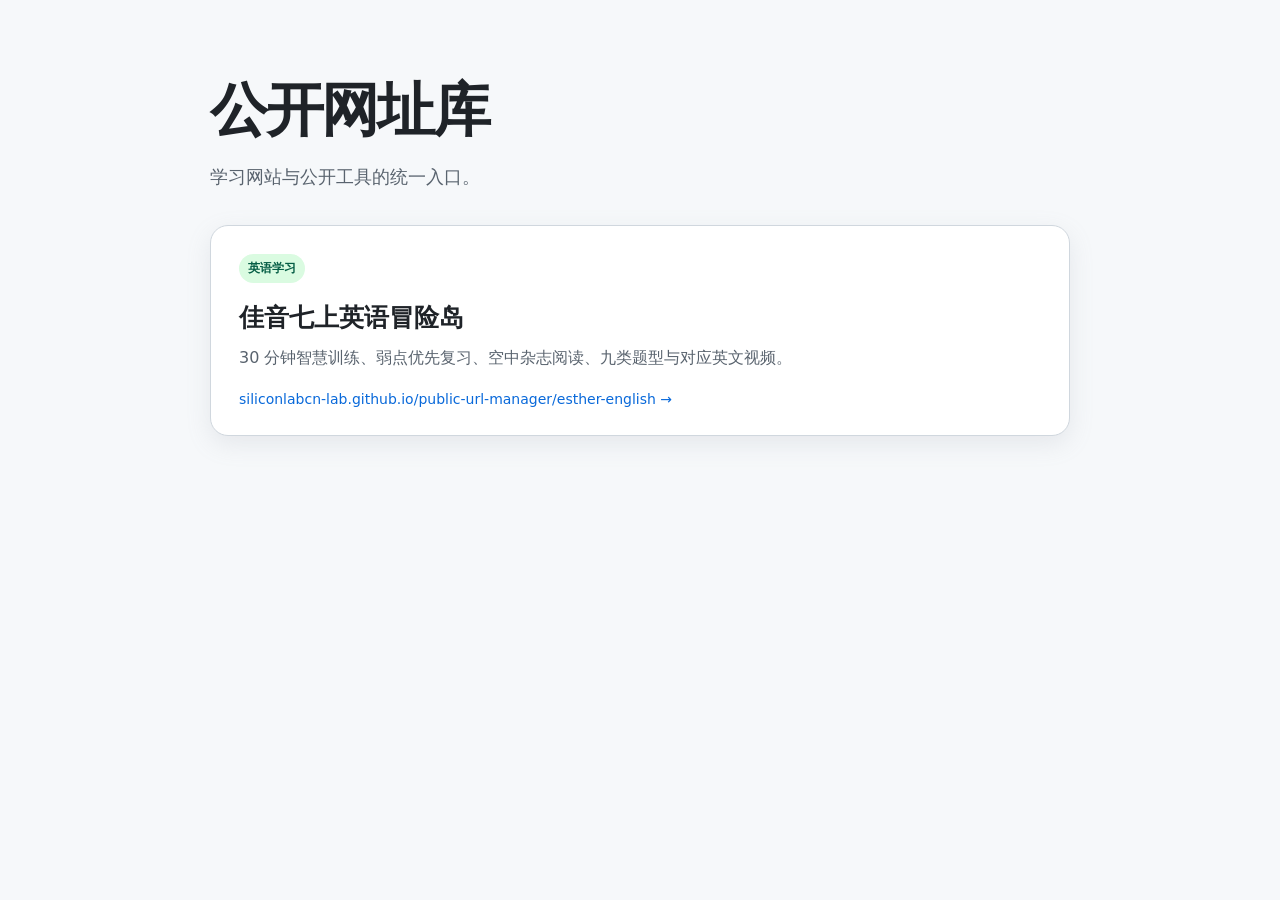
<file: index.html>
<!doctype html>
<html lang="zh-CN">
<head>
  <meta charset="utf-8">
  <meta name="viewport" content="width=device-width, initial-scale=1">
  <title>公开网址库</title>
  <style>
    :root { color-scheme: light dark; font-family: system-ui, -apple-system, "Segoe UI", sans-serif; }
    * { box-sizing: border-box; }
    body { min-height: 100vh; margin: 0; background: #f6f8fa; color: #1f2328; }
    main { width: min(860px, calc(100% - 40px)); margin: 0 auto; padding: 72px 0; }
    header { margin-bottom: 32px; }
    h1 { margin: 0 0 12px; font-size: clamp(34px, 7vw, 58px); letter-spacing: -.04em; }
    header p { margin: 0; color: #59636e; font-size: 18px; line-height: 1.7; }
    .card { display: block; padding: 28px; color: inherit; text-decoration: none; background: white; border: 1px solid #d0d7de; border-radius: 18px; box-shadow: 0 8px 24px rgba(140,149,159,.16); transition: transform .2s, box-shadow .2s; }
    .card:hover { transform: translateY(-3px); box-shadow: 0 14px 30px rgba(140,149,159,.22); }
    .tag { display: inline-block; padding: 6px 9px; color: #055d45; background: #dafbe1; border-radius: 999px; font-size: 12px; font-weight: 700; }
    h2 { margin: 18px 0 10px; font-size: 25px; }
    .card p { margin: 0; color: #59636e; line-height: 1.7; }
    .url { display: block; margin-top: 20px; color: #0969da; font-size: 14px; overflow-wrap: anywhere; }
    @media (prefers-color-scheme: dark) {
      body { background: #0d1117; color: #f0f6fc; }
      header p, .card p { color: #9198a1; }
      .card { background: #161b22; border-color: #30363d; box-shadow: none; }
      .url { color: #4493f8; }
    }
  </style>
</head>
<body>
  <main>
    <header>
      <h1>公开网址库</h1>
      <p>学习网站与公开工具的统一入口。</p>
    </header>
    <a class="card" href="https://siliconlabcn-lab.github.io/public-url-manager/esther-english/" target="_blank" rel="noopener">
      <span class="tag">英语学习</span>
      <h2>佳音七上英语冒险岛</h2>
      <p>30 分钟智慧训练、弱点优先复习、空中杂志阅读、九类题型与对应英文视频。</p>
      <span class="url">siliconlabcn-lab.github.io/public-url-manager/esther-english →</span>
    </a>
  </main>
</body>
</html>
</file>
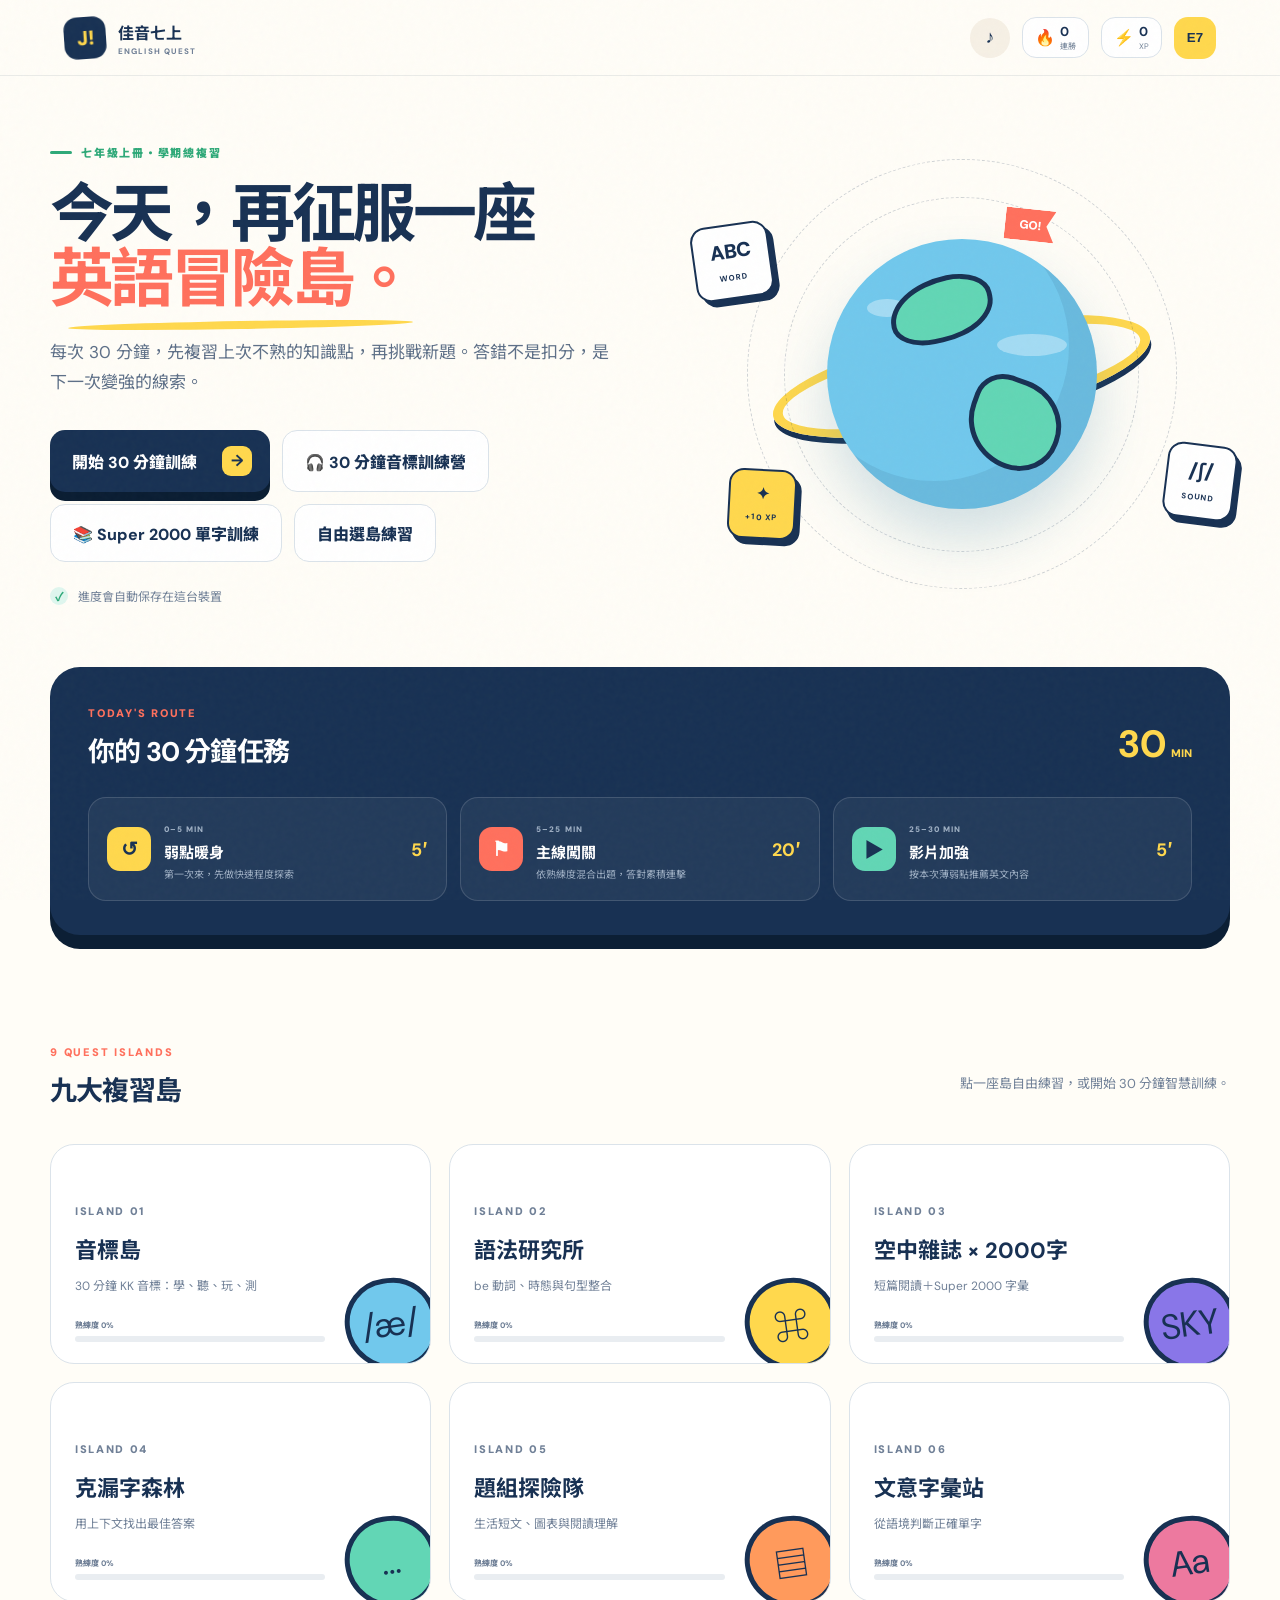
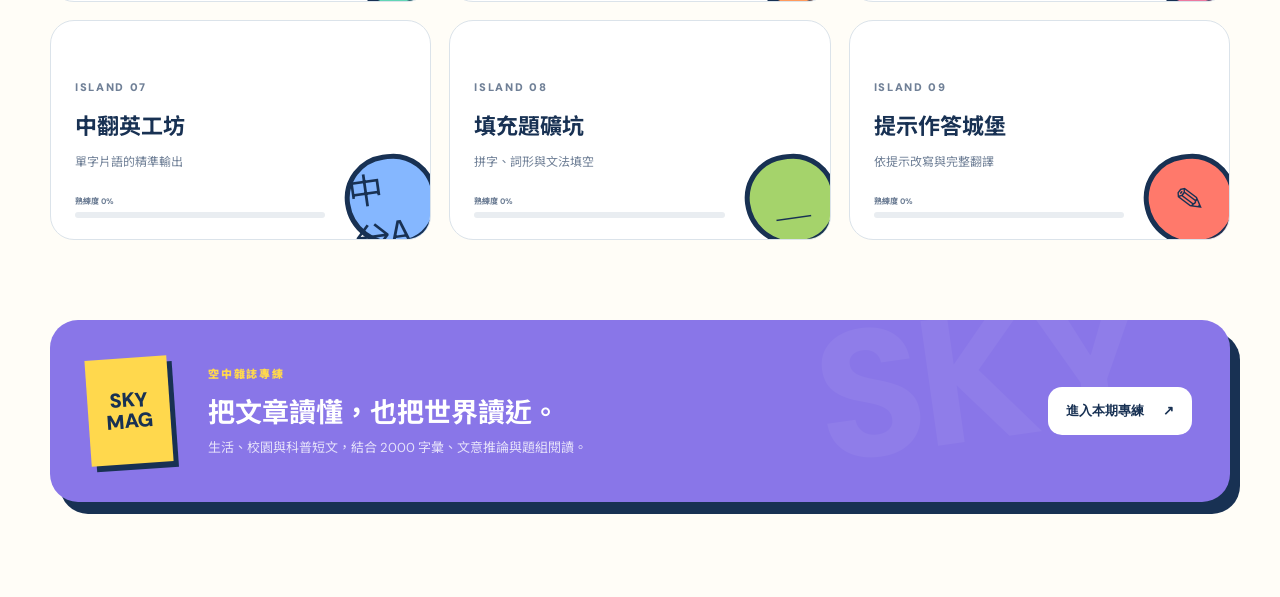
<file: esther-english/index.html>
<!doctype html>
<html lang="zh-Hant">
<head>
  <meta charset="utf-8">
  <meta name="viewport" content="width=device-width, initial-scale=1">
  <meta name="theme-color" content="#183153">
  <meta name="description" content="翰林佳音七年級上冊英語複習闖關網站：30 分鐘一輪、弱點優先、進度保存與英文影片延伸。">
  <title>佳音七上英語冒險島</title>
  <link rel="preconnect" href="https://fonts.googleapis.com">
  <link rel="preconnect" href="https://fonts.gstatic.com" crossorigin>
  <link href="https://fonts.googleapis.com/css2?family=DM+Sans:wght@400;500;600;700;800&family=Noto+Sans+TC:wght@400;500;600;700;900&display=swap" rel="stylesheet">
  <link rel="stylesheet" href="styles.css">
</head>
<body>
  <div class="noise" aria-hidden="true"></div>
  <header class="topbar">
    <a class="brand" href="#" aria-label="回到首頁">
      <span class="brand-mark">J!</span>
      <span><b>佳音七上</b><small>ENGLISH QUEST</small></span>
    </a>
    <div class="session-pill" id="sessionPill" hidden>
      <span class="pulse"></span><b id="timerText">30:00</b><span>本次訓練</span>
    </div>
    <nav class="top-actions" aria-label="個人學習資料">
      <button class="icon-btn" id="soundBtn" aria-label="切換音效" title="音效">♪</button>
      <div class="stat"><span>🔥</span><b id="streakTop">0</b><small>連勝</small></div>
      <div class="stat"><span>⚡</span><b id="xpTop">0</b><small>XP</small></div>
      <button class="avatar" id="profileBtn" aria-label="開啟學習報告">E7</button>
    </nav>
  </header>

  <main>
    <section id="homeView" class="view active">
      <div class="hero shell">
        <div class="hero-copy">
          <span class="eyebrow"><i></i> 七年級上冊・學期總複習</span>
          <h1>今天，再征服一座<br><em>英語冒險島。</em></h1>
          <p>每次 30 分鐘，先複習上次不熟的知識點，再挑戰新題。答錯不是扣分，是下一次變強的線索。</p>
          <div class="hero-actions">
            <button class="primary-btn" id="startSessionBtn"><span>開始 30 分鐘訓練</span><b>→</b></button>
            <button class="ghost-btn" onclick="location.href='phonics.html'">🎧 30 分鐘音標訓練營</button>
            <button class="ghost-btn" onclick="location.href='vocabulary.html'">📚 Super 2000 單字訓練</button>
            <button class="ghost-btn" id="quickPracticeBtn">自由選島練習</button>
          </div>
          <div class="save-note"><span>✓</span> 進度會自動保存在這台裝置</div>
        </div>
        <div class="hero-visual" aria-hidden="true">
          <div class="orbit orbit-one"></div><div class="orbit orbit-two"></div>
          <div class="planet">
            <div class="planet-ring"></div><div class="planet-land land-a"></div><div class="planet-land land-b"></div>
            <span class="flag">GO!</span>
          </div>
          <div class="float-card fc-one"><span>ABC</span><b>WORD</b></div>
          <div class="float-card fc-two"><span>/ʃ/</span><b>SOUND</b></div>
          <div class="float-card fc-three"><span>✦</span><b>+10 XP</b></div>
        </div>
      </div>

      <section class="shell today-panel">
        <div class="panel-heading">
          <div><span class="kicker">TODAY'S ROUTE</span><h2>你的 30 分鐘任務</h2></div>
          <div class="route-total"><b>30</b><span>MIN</span></div>
        </div>
        <div class="route-grid">
          <article class="route-card review"><div class="route-icon">↺</div><div><small>0–5 MIN</small><h3>弱點暖身</h3><p id="weakSummary">第一次來，先做快速程度探索</p></div><b class="route-min">5′</b></article>
          <article class="route-card quest"><div class="route-icon">⚑</div><div><small>5–25 MIN</small><h3>主線闖關</h3><p>依熟練度混合出題，答對累積連擊</p></div><b class="route-min">20′</b></article>
          <article class="route-card video"><div class="route-icon">▶</div><div><small>25–30 MIN</small><h3>影片加強</h3><p>按本次薄弱點推薦英文內容</p></div><b class="route-min">5′</b></article>
        </div>
      </section>

      <section class="shell islands-section" id="islandsSection">
        <div class="section-heading"><div><span class="kicker">9 QUEST ISLANDS</span><h2>九大複習島</h2></div><p>點一座島自由練習，或開始 30 分鐘智慧訓練。</p></div>
        <div class="island-grid" id="islandGrid"></div>
      </section>

      <section class="shell magazine-banner">
        <div class="mag-label">SKY<br>MAG</div>
        <div><span class="kicker light">空中雜誌專練</span><h2>把文章讀懂，也把世界讀近。</h2><p>生活、校園與科普短文，結合 2000 字彙、文意推論與題組閱讀。</p></div>
        <button id="magazineBtn">進入本期專練 <span>↗</span></button>
      </section>
    </section>

    <section id="quizView" class="view quiz-view">
      <div class="quiz-shell">
        <div class="quiz-head">
          <button class="back-btn" id="exitQuizBtn">← <span>離開</span></button>
          <div class="progress-wrap"><div class="progress-meta"><span id="quizModeLabel">30 分鐘訓練</span><b id="questionCount">1 / 20</b></div><div class="progress-track"><i id="progressBar"></i></div></div>
          <div class="hearts" id="hearts" aria-label="生命值">♥ ♥ ♥</div>
        </div>

        <div class="quiz-stage">
          <div class="question-meta"><span class="category-tag" id="categoryTag">音標島</span><span class="difficulty" id="difficulty">● 基礎</span></div>
          <div class="combo" id="comboBadge" hidden>🔥 <b>3</b> 連擊</div>
          <article class="question-card">
            <div id="passageBox" class="passage-box" hidden></div>
            <h2 id="questionPrompt">準備好了嗎？</h2>
            <p class="question-hint" id="questionHint"></p>
            <div id="answerArea" class="answer-area"></div>
            <div id="feedback" class="feedback" hidden></div>
          </article>
          <div class="quiz-actions">
            <button class="hint-btn" id="hintBtn">💡 提示</button>
            <button class="check-btn" id="checkBtn" disabled>確認答案</button>
            <button class="next-btn" id="nextBtn" hidden>下一題 →</button>
          </div>
        </div>
      </div>
    </section>

    <section id="resultView" class="view result-view">
      <div class="result-shell">
        <div class="result-burst"><span>★</span></div>
        <span class="eyebrow center"><i></i> QUEST COMPLETE</span>
        <h1 id="resultTitle">完成今日任務！</h1>
        <p id="resultSubtitle">你又比昨天更強一點。</p>
        <div class="result-score"><b id="resultScore">80</b><span>分</span></div>
        <div class="result-stats">
          <div><span>答對</span><b id="correctStat">8 / 10</b></div><div><span>獲得</span><b id="xpStat">+80 XP</b></div><div><span>最佳連擊</span><b id="comboStat">5</b></div>
        </div>
        <div class="weak-report"><div><span class="kicker">NEXT UP</span><h2>下次先複習這些</h2></div><div id="weakChips" class="weak-chips"></div></div>
        <div class="video-section">
          <div class="section-heading compact"><div><span class="kicker">5-MIN VIDEO BOOST</span><h2>看一小段，把英文讀得更懂</h2></div><p>依你這次的答題狀況推薦</p></div>
          <div class="video-grid" id="videoGrid"></div>
        </div>
        <div class="result-actions"><button class="ghost-btn" id="homeBtn">回到冒險地圖</button><button class="primary-btn" id="againBtn"><span>再練一輪</span><b>→</b></button></div>
      </div>
    </section>
  </main>

  <dialog id="profileDialog" class="profile-dialog">
    <button class="dialog-close" id="closeProfileBtn">×</button>
    <span class="kicker">LEARNING REPORT</span><h2>我的學習報告</h2>
    <div class="report-hero"><div><span>總經驗值</span><b id="reportXp">0 XP</b></div><div><span>完成訓練</span><b id="reportSessions">0 次</b></div></div>
    <div id="masteryList" class="mastery-list"></div>
    <button class="reset-btn" id="resetBtn">清除這台裝置的學習紀錄</button>
  </dialog>

  <dialog id="exitDialog" class="confirm-dialog">
    <h2>要先休息一下嗎？</h2><p>本次答題進度已保存。下次開始時，會先複習還不熟的內容。</p>
    <div><button class="ghost-btn" id="keepGoingBtn">繼續練習</button><button class="danger-btn" id="confirmExitBtn">儲存並離開</button></div>
  </dialog>

  <div class="toast" id="toast" role="status"></div>
  <script src="app.js"></script>
</body>
</html>
</file>
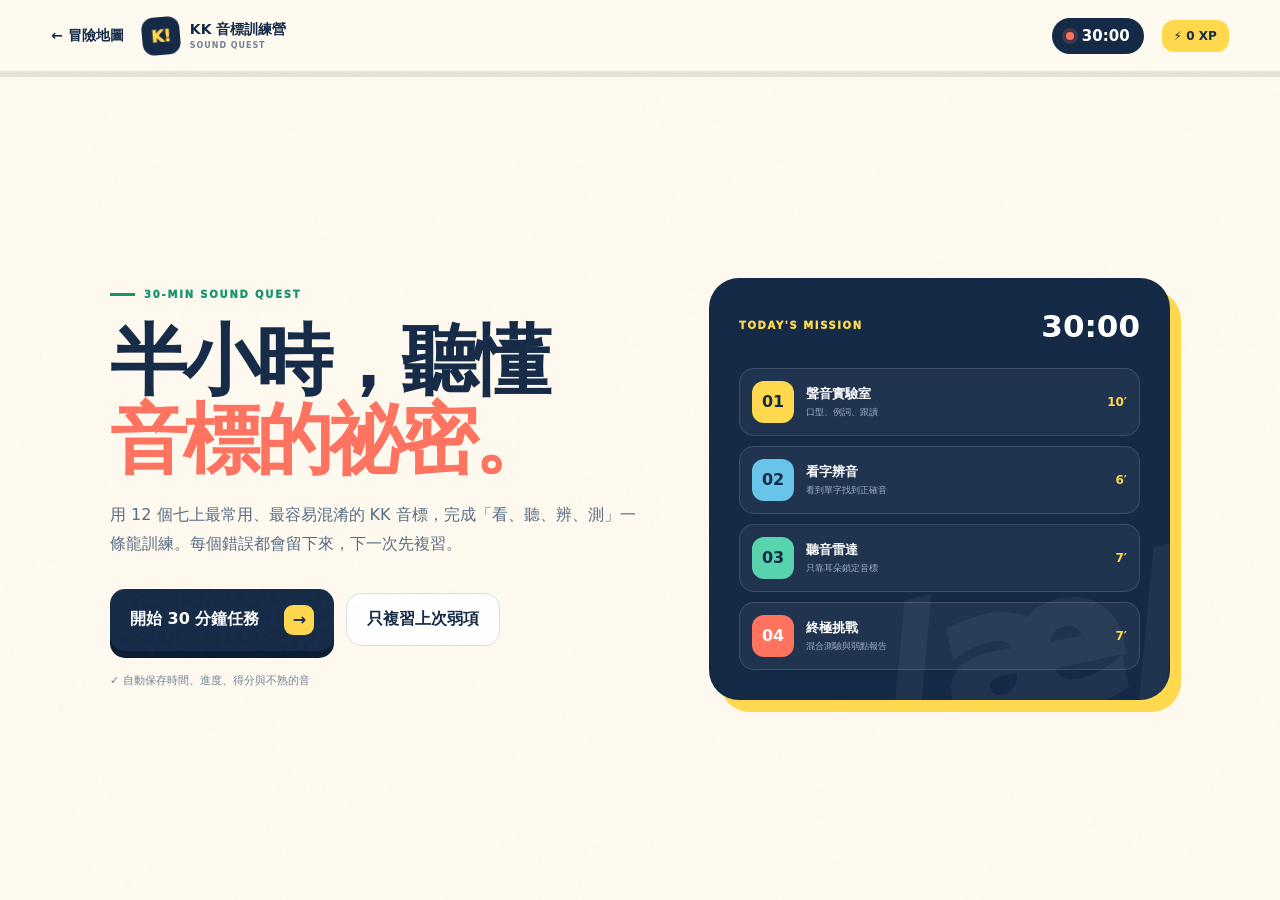
<file: esther-english/phonics.html>
<!doctype html>
<html lang="zh-Hant">
<head>
  <meta charset="utf-8">
  <meta name="viewport" content="width=device-width,initial-scale=1">
  <meta name="theme-color" content="#152a47">
  <meta name="description" content="30 分鐘 KK 音標訓練營：從口型、例詞、聽辨到闖關測驗。">
  <title>30 分鐘 KK 音標訓練營｜佳音七上</title>
  <style>
    :root{--ink:#152a47;--paper:#fffaf0;--cream:#f4eddf;--yellow:#ffd84d;--coral:#ff735f;--mint:#57d3ad;--sky:#68c4e8;--purple:#8f7be8;--muted:#718096;--line:#d9e1e8;--white:#fff;--shadow:0 18px 50px rgba(21,42,71,.13)}
    *{box-sizing:border-box}[hidden]{display:none!important}html{scroll-behavior:smooth}body{margin:0;background:var(--paper);color:var(--ink);font-family:system-ui,-apple-system,"Noto Sans TC","PingFang TC",sans-serif;min-height:100vh}.noise{position:fixed;inset:0;pointer-events:none;opacity:.03;background-image:url("data:image/svg+xml,%3Csvg viewBox='0 0 180 180' xmlns='http://www.w3.org/2000/svg'%3E%3Cfilter id='n'%3E%3CfeTurbulence type='fractalNoise' baseFrequency='.9' numOctaves='3' stitchTiles='stitch'/%3E%3C/filter%3E%3Crect width='100%25' height='100%25' filter='url(%23n)'/%3E%3C/svg%3E")}.top{height:72px;position:sticky;top:0;z-index:20;background:rgba(255,250,240,.92);backdrop-filter:blur(14px);border-bottom:1px solid rgba(21,42,71,.1);display:flex;align-items:center;padding:0 max(18px,4vw);gap:18px}.back{border:0;background:transparent;color:var(--ink);font-weight:800;text-decoration:none;font-size:14px}.brand{display:flex;align-items:center;gap:10px;margin-right:auto}.brand-mark{width:38px;height:38px;display:grid;place-items:center;border-radius:12px;background:var(--ink);color:var(--yellow);font-weight:950;transform:rotate(-5deg)}.brand b{display:block;font-size:14px}.brand small{display:block;font-size:8px;letter-spacing:.12em;color:var(--muted);font-weight:800;margin-top:2px}.timer{display:flex;align-items:center;gap:8px;background:var(--ink);color:white;padding:9px 14px;border-radius:24px;font-variant-numeric:tabular-nums}.timer i{width:8px;height:8px;background:var(--coral);border-radius:50%;box-shadow:0 0 0 4px rgba(255,115,95,.18)}.timer b{font-size:15px}.xp{font-size:12px;font-weight:900;background:var(--yellow);padding:9px 12px;border-radius:12px}.course-progress{height:5px;background:#e7e1d5;position:sticky;top:72px;z-index:19}.course-progress i{display:block;height:100%;width:0;background:linear-gradient(90deg,var(--mint),var(--sky));transition:.4s}.screen{display:none}.screen.active{display:block}.wrap{width:min(1060px,calc(100% - 34px));margin:auto}.intro{min-height:calc(100vh - 77px);display:grid;grid-template-columns:1.08fr .92fr;align-items:center;gap:58px;padding-block:55px}.eyebrow{display:flex;align-items:center;gap:9px;color:#16956d;font-size:10px;font-weight:950;letter-spacing:.18em}.eyebrow:before{content:"";width:25px;height:3px;background:currentColor}.intro h1{font-size:clamp(46px,6vw,78px);line-height:1.02;letter-spacing:-.055em;margin:22px 0}.intro h1 em{display:block;color:var(--coral);font-style:normal}.intro-copy>p{font-size:16px;line-height:1.8;color:#586c84;max-width:610px}.start-row{display:flex;gap:12px;align-items:center;margin-top:30px;flex-wrap:wrap}.primary,.secondary,.next,.choice{font:inherit;cursor:pointer}.primary{border:0;background:var(--ink);color:white;font-weight:900;padding:16px 20px;border-radius:15px;box-shadow:0 7px 0 #091c31;display:inline-flex;align-items:center;gap:25px}.primary span:last-child{width:30px;height:30px;display:grid;place-items:center;border-radius:9px;background:var(--yellow);color:var(--ink)}.secondary{border:1.5px solid var(--line);background:white;color:var(--ink);font-weight:800;padding:15px 20px;border-radius:15px}.save{margin-top:22px;color:var(--muted);font-size:11px}.mission-board{position:relative;background:var(--ink);color:white;border-radius:30px;padding:30px;box-shadow:11px 12px 0 var(--yellow);overflow:hidden}.mission-board:after{content:"/æ/";position:absolute;right:-20px;bottom:-55px;font-size:180px;font-weight:950;color:rgba(255,255,255,.05);transform:rotate(-12deg)}.mission-top{display:flex;justify-content:space-between;align-items:center;margin-bottom:24px}.mission-top span{font-size:10px;letter-spacing:.16em;color:var(--yellow);font-weight:950}.mission-top b{font-size:31px}.route{display:grid;gap:10px;position:relative;z-index:1}.route-item{display:grid;grid-template-columns:42px 1fr auto;align-items:center;gap:12px;border:1px solid rgba(255,255,255,.13);background:rgba(255,255,255,.05);border-radius:15px;padding:12px}.route-item i{font-style:normal;width:42px;height:42px;display:grid;place-items:center;border-radius:12px;background:var(--yellow);color:var(--ink);font-weight:900}.route-item:nth-child(2) i{background:var(--sky)}.route-item:nth-child(3) i{background:var(--mint)}.route-item:nth-child(4) i{background:var(--coral);color:white}.route-item b{display:block;font-size:13px}.route-item small{display:block;color:#9fb0c4;font-size:9px;margin-top:3px}.route-item>span{font-size:12px;color:var(--yellow);font-weight:900}.lesson-shell{padding:45px 0 90px}.stage-head{display:flex;justify-content:space-between;align-items:end;gap:30px;margin-bottom:28px}.stage-kicker{color:var(--coral);font-weight:950;letter-spacing:.16em;font-size:10px}.stage-head h1{font-size:clamp(30px,5vw,50px);line-height:1.1;letter-spacing:-.04em;margin:9px 0 0}.stage-head p{max-width:360px;color:var(--muted);font-size:13px;line-height:1.65;text-align:right}.tip-strip{display:flex;align-items:center;gap:14px;background:#e9f8f3;border:1px solid #b9eadb;border-radius:16px;padding:15px 18px;margin-bottom:23px;font-size:12px;color:#28775e}.tip-strip b{font-size:20px}.sound-grid{display:grid;grid-template-columns:repeat(4,1fr);gap:14px}.sound-card{background:white;border:1.5px solid var(--line);border-radius:20px;padding:20px;position:relative;overflow:hidden;transition:.2s}.sound-card.heard{border-color:var(--mint);box-shadow:0 8px 24px rgba(87,211,173,.15)}.sound-card.heard:after{content:"✓";position:absolute;right:12px;top:10px;width:24px;height:24px;border-radius:50%;display:grid;place-items:center;background:var(--mint);color:var(--ink);font-weight:900}.symbol{font-size:38px;line-height:1;font-weight:950;letter-spacing:-.05em}.sound-card h3{font-size:16px;margin:12px 0 4px}.sound-card p{font-size:10px;line-height:1.55;color:var(--muted);min-height:31px}.mouth{display:flex;gap:7px;align-items:center;font-size:10px;color:#50647d;background:var(--cream);padding:8px 10px;border-radius:10px;margin:12px 0}.sound-word{display:flex;align-items:center;justify-content:space-between}.sound-word span{font-weight:950;font-size:15px}.hear{border:0;width:38px;height:38px;border-radius:12px;background:var(--ink);color:white;cursor:pointer;font-size:17px}.heard-bar{position:sticky;bottom:15px;z-index:10;margin:28px auto 0;width:min(520px,100%);background:var(--ink);color:white;border-radius:17px;padding:13px 15px;display:flex;align-items:center;gap:14px;box-shadow:var(--shadow)}.heard-bar div{flex:1}.heard-bar small{display:block;font-size:8px;color:#9fb0c4;margin-bottom:5px}.mini-track{height:6px;background:rgba(255,255,255,.14);border-radius:5px;overflow:hidden}.mini-track i{display:block;height:100%;background:var(--yellow);width:0}.heard-bar button{border:0;border-radius:11px;background:var(--yellow);color:var(--ink);padding:11px 15px;font-weight:900;cursor:pointer}.game-shell{max-width:760px;padding:48px 0 90px}.game-top{display:flex;align-items:center;justify-content:space-between;margin-bottom:18px}.game-step{font-size:10px;font-weight:950;letter-spacing:.14em;color:var(--coral)}.game-life{font-size:12px;background:white;border:1px solid var(--line);padding:8px 11px;border-radius:10px}.question{background:white;border:1.5px solid var(--line);border-radius:27px;padding:38px;min-height:440px;box-shadow:var(--shadow);text-align:center;position:relative}.question-type{font-size:10px;font-weight:900;color:var(--muted);letter-spacing:.12em}.question h2{font-size:clamp(24px,4vw,36px);margin:16px 0 8px}.big-word{font-size:clamp(58px,10vw,90px);font-weight:950;letter-spacing:-.06em;margin:22px 0}.listen-orb{width:120px;height:120px;border:5px solid var(--ink);background:var(--sky);border-radius:50%;margin:27px auto;display:grid;place-items:center;font-size:43px;cursor:pointer;box-shadow:8px 9px 0 var(--ink);animation:pulse 2s ease-in-out infinite}.listen-orb small{display:block;font-size:8px;font-weight:900}.choices{display:grid;grid-template-columns:repeat(2,1fr);gap:10px;margin-top:28px}.choice{border:1.5px solid var(--line);background:white;color:var(--ink);border-radius:14px;padding:15px;font-weight:850;font-size:17px;transition:.16s}.choice:hover{border-color:var(--sky);background:#f4fbfd}.choice.correct{background:#e9f9f4;border-color:#28a87b}.choice.wrong{background:#fff0ed;border-color:var(--coral)}.choice:disabled{cursor:default}.feedback{margin-top:18px;border-radius:13px;padding:14px 16px;font-size:12px;line-height:1.6;text-align:left}.feedback.ok{background:#e9f9f4;color:#167757}.feedback.no{background:#fff0ed;color:#9e3d31}.next{margin-top:17px;border:0;background:var(--ink);color:white;padding:14px 22px;border-radius:13px;font-weight:900;float:right}.combo{position:absolute;right:25px;top:22px;background:var(--yellow);border-radius:10px;padding:8px 10px;font-size:11px;font-weight:900;transform:rotate(3deg)}.result{padding:60px 0 100px;text-align:center}.medal{width:95px;height:95px;border:5px solid var(--ink);border-radius:50%;background:var(--yellow);box-shadow:7px 8px 0 var(--ink);margin:auto;display:grid;place-items:center;font-size:40px;transform:rotate(-6deg)}.result h1{font-size:clamp(35px,6vw,58px);letter-spacing:-.05em;margin:28px 0 8px}.result>p{color:var(--muted)}.score-ring{width:170px;height:170px;border-radius:50%;border:13px solid var(--mint);background:white;display:grid;place-items:center;margin:30px auto 22px;box-shadow:var(--shadow)}.score-ring b{font-size:57px;line-height:1}.score-ring span{display:block;font-size:10px;color:var(--muted)}.result-stats{max-width:640px;margin:auto;display:grid;grid-template-columns:repeat(3,1fr);background:white;border:1px solid var(--line);border-radius:18px;padding:20px}.result-stats div+div{border-left:1px solid var(--line)}.result-stats span{display:block;font-size:9px;color:var(--muted)}.result-stats b{display:block;margin-top:6px}.weak-box{max-width:760px;margin:25px auto;background:white;border:1px solid var(--line);border-radius:20px;padding:24px;text-align:left}.weak-box h2{font-size:20px;margin:0 0 12px}.chips{display:flex;gap:8px;flex-wrap:wrap}.chip{background:#fff0ed;color:#a3493e;border-radius:9px;padding:8px 11px;font-size:12px;font-weight:900}.closure{max-width:760px;margin:16px auto 30px;display:grid;grid-template-columns:repeat(3,1fr);gap:10px;text-align:left}.closure div{background:var(--ink);color:white;border-radius:16px;padding:17px}.closure small{color:var(--yellow);font-size:8px;font-weight:900;letter-spacing:.12em}.closure b{display:block;font-size:13px;margin-top:6px}.result-actions{display:flex;justify-content:center;gap:10px;flex-wrap:wrap}.toast{position:fixed;left:50%;bottom:25px;transform:translate(-50%,20px);opacity:0;background:var(--ink);color:white;border-radius:12px;padding:12px 17px;font-size:11px;z-index:40;transition:.2s}.toast.show{opacity:1;transform:translate(-50%,0)}
    @keyframes pulse{50%{transform:scale(1.04);box-shadow:11px 12px 0 var(--ink)}}
    @media(max-width:850px){.intro{grid-template-columns:1fr;padding-top:42px}.intro-copy{text-align:center}.intro-copy>p{margin-inline:auto}.eyebrow{justify-content:center}.start-row{justify-content:center}.mission-board{max-width:600px;margin:auto;width:100%}.sound-grid{grid-template-columns:repeat(3,1fr)}.stage-head{align-items:flex-start;flex-direction:column}.stage-head p{text-align:left}}
    @media(max-width:620px){.top{height:65px;padding:0 13px;gap:10px}.brand small,.xp,.back span{display:none}.course-progress{top:65px}.timer{padding:8px 10px}.wrap{width:min(100% - 24px,1060px)}.intro{min-height:calc(100vh - 70px);gap:28px;padding-block:35px}.intro h1{font-size:44px}.intro-copy>p{font-size:14px}.start-row{flex-direction:column}.start-row button{width:100%;justify-content:center}.mission-board{padding:23px;box-shadow:7px 8px 0 var(--yellow)}.sound-grid{grid-template-columns:repeat(2,1fr);gap:9px}.sound-card{padding:15px}.symbol{font-size:31px}.sound-card p{min-height:47px}.heard-bar{bottom:8px}.question{padding:30px 18px;min-height:480px}.choices{grid-template-columns:1fr}.game-shell{padding-top:34px}.result-stats{padding:18px 5px}.closure{grid-template-columns:1fr}.result-actions{flex-direction:column}.result-actions a,.result-actions button{width:100%;justify-content:center;text-align:center}}
    @media(prefers-reduced-motion:reduce){*{animation:none!important;transition:none!important}}
  </style>
</head>
<body>
  <div class="noise"></div>
  <header class="top">
    <a class="back" href="index.html">← <span>冒險地圖</span></a>
    <div class="brand"><span class="brand-mark">K!</span><span><b>KK 音標訓練營</b><small>SOUND QUEST</small></span></div>
    <div class="timer"><i></i><b id="timerText">30:00</b></div>
    <div class="xp">⚡ <span id="xpText">0</span> XP</div>
  </header>
  <div class="course-progress"><i id="courseProgress"></i></div>

  <main>
    <section class="screen active" id="introScreen">
      <div class="wrap intro">
        <div class="intro-copy">
          <span class="eyebrow">30-MIN SOUND QUEST</span>
          <h1>半小時，聽懂<em>音標的祕密。</em></h1>
          <p>用 12 個七上最常用、最容易混淆的 KK 音標，完成「看、聽、辨、測」一條龍訓練。每個錯誤都會留下來，下一次先複習。</p>
          <div class="start-row">
            <button class="primary" id="startBtn"><span>開始 30 分鐘任務</span><span>→</span></button>
            <button class="secondary" id="reviewBtn">只複習上次弱項</button>
          </div>
          <div class="save">✓ 自動保存時間、進度、得分與不熟的音</div>
        </div>
        <aside class="mission-board">
          <div class="mission-top"><span>TODAY'S MISSION</span><b>30:00</b></div>
          <div class="route">
            <div class="route-item"><i>01</i><div><b>聲音實驗室</b><small>口型、例詞、跟讀</small></div><span>10′</span></div>
            <div class="route-item"><i>02</i><div><b>看字辨音</b><small>看到單字找到正確音</small></div><span>6′</span></div>
            <div class="route-item"><i>03</i><div><b>聽音雷達</b><small>只靠耳朵鎖定音標</small></div><span>7′</span></div>
            <div class="route-item"><i>04</i><div><b>終極挑戰</b><small>混合測驗與弱點報告</small></div><span>7′</span></div>
          </div>
        </aside>
      </div>
    </section>

    <section class="screen" id="learnScreen">
      <div class="wrap lesson-shell">
        <div class="stage-head"><div><span class="stage-kicker">STAGE 01 · 聲音實驗室</span><h1>先聽，再看口型。</h1></div><p>點擊每張卡片的喇叭，跟著例詞念兩次。先建立聲音印象，不必硬背符號。</p></div>
        <div class="tip-strip"><b>👄</b><span><strong>學習祕訣：</strong>長音拉長一拍；短音快速收回。舌頭和嘴形比中文意思更重要。</span></div>
        <div class="sound-grid" id="soundGrid"></div>
        <div class="heard-bar"><div><small>已聽過 <b id="heardCount">0</b> / 12 個核心音</small><span class="mini-track"><i id="heardProgress"></i></span></div><button id="toVisualBtn">進入看字辨音 →</button></div>
      </div>
    </section>

    <section class="screen" id="gameScreen">
      <div class="wrap game-shell">
        <div class="game-top"><span class="game-step" id="gameStep">STAGE 02</span><span class="game-life">🔥 連擊 <b id="comboText">0</b></span></div>
        <article class="question">
          <span class="combo" id="comboBadge" hidden>+20 COMBO</span>
          <div class="question-type" id="questionType">看字辨音</div>
          <h2 id="questionTitle">這個單字包含哪個核心音？</h2>
          <div class="big-word" id="questionWord">cat</div>
          <button class="listen-orb" id="listenOrb" hidden>🔊<small>再聽一次</small></button>
          <div class="choices" id="choices"></div>
          <div class="feedback" id="feedback" hidden></div>
          <button class="next" id="nextBtn" hidden>下一題 →</button>
        </article>
      </div>
    </section>

    <section class="screen" id="resultScreen">
      <div class="wrap result">
        <div class="medal">🏅</div>
        <h1 id="resultTitle">音標任務完成！</h1>
        <p>你已完成「學習 → 辨識 → 聽力 → 測驗」的完整循環。</p>
        <div class="score-ring"><div><b id="scoreText">0</b><span>本次正確率</span></div></div>
        <div class="result-stats"><div><span>答對題數</span><b id="correctText">0 / 0</b></div><div><span>獲得經驗</span><b id="earnedText">+0 XP</b></div><div><span>最佳連擊</span><b id="bestComboText">0</b></div></div>
        <div class="weak-box"><h2>下次先複習</h2><div class="chips" id="weakList"></div></div>
        <div class="closure"><div><small>LEARN</small><b>看口型與例詞</b></div><div><small>PRACTISE</small><b>看字＋聽音辨識</b></div><div><small>REVIEW</small><b>弱項已自動保存</b></div></div>
        <div class="result-actions"><a class="secondary" href="index.html">回到冒險地圖</a><button class="primary" id="weakAgainBtn"><span>再練弱項</span><span>↺</span></button><button class="secondary" id="restartBtn">重新挑戰 30 分鐘</button></div>
      </div>
    </section>
  </main>
  <div class="toast" id="toast"></div>

  <script>
    const SOUNDS=[
      {id:"i",sym:"/i/",word:"bee",extra:"green",zh:"長衣音",mouth:"嘴角微笑，聲音拉長",color:"#68c4e8"},
      {id:"ih",sym:"/ɪ/",word:"fish",extra:"sit",zh:"短衣音",mouth:"嘴巴放鬆，快速收音",color:"#7fb9ef"},
      {id:"eh",sym:"/ɛ/",word:"bed",extra:"red",zh:"短ㄟ音",mouth:"嘴形自然，舌尖放低",color:"#9b88eb"},
      {id:"ae",sym:"/æ/",word:"cat",extra:"map",zh:"蝴蝶音",mouth:"嘴巴張大，嘴角向兩側",color:"#ffd84d"},
      {id:"uh",sym:"/ʌ/",word:"sun",extra:"cup",zh:"短ㄚ音",mouth:"嘴巴半開，舌頭放鬆",color:"#ff9b62"},
      {id:"ah",sym:"/ɑ/",word:"hot",extra:"box",zh:"長ㄚ音",mouth:"嘴巴大開，聲音往後",color:"#ff735f"},
      {id:"u",sym:"/u/",word:"moon",extra:"food",zh:"長嗚音",mouth:"雙唇收圓，聲音拉長",color:"#5d83d7"},
      {id:"book",sym:"/ʊ/",word:"book",extra:"look",zh:"短嗚音",mouth:"嘴唇微圓，快速收音",color:"#57d3ad"},
      {id:"th",sym:"/θ/",word:"think",extra:"three",zh:"無聲 th",mouth:"舌尖碰牙齒，不振動",color:"#76d7c5"},
      {id:"dh",sym:"/ð/",word:"this",extra:"mother",zh:"有聲 th",mouth:"舌尖碰牙齒，喉嚨振動",color:"#69b6b0"},
      {id:"sh",sym:"/ʃ/",word:"ship",extra:"she",zh:"安靜音",mouth:"雙唇向前，氣流摩擦",color:"#ec80a4"},
      {id:"ch",sym:"/tʃ/",word:"chair",extra:"lunch",zh:"氣球爆破音",mouth:"先擋住氣，再快速放開",color:"#f29c6b"}
    ];
    const VISUAL=[
      {word:"cat",answer:"/æ/",options:["/ɛ/","/æ/","/ʌ/","/ɑ/"]},{word:"fish",answer:"/ɪ/",options:["/i/","/ɪ/","/ɛ/","/ʊ/"]},
      {word:"moon",answer:"/u/",options:["/ʊ/","/u/","/ʌ/","/i/"]},{word:"bed",answer:"/ɛ/",options:["/æ/","/ɪ/","/ɛ/","/ɑ/"]},
      {word:"think",answer:"/θ/",options:["/ð/","/ʃ/","/θ/","/tʃ/"]},{word:"ship",answer:"/ʃ/",options:["/tʃ/","/ʃ/","/θ/","/ð/"]}
    ];
    const LISTEN=[
      {word:"book",answer:"/ʊ/",options:["/u/","/ʊ/","/ʌ/","/ɪ/"]},{word:"green",answer:"/i/",options:["/i/","/ɪ/","/ɛ/","/æ/"]},
      {word:"sun",answer:"/ʌ/",options:["/ɑ/","/æ/","/ʌ/","/ɛ/"]},{word:"hot",answer:"/ɑ/",options:["/ʌ/","/ɑ/","/ʊ/","/æ/"]},
      {word:"this",answer:"/ð/",options:["/θ/","/ð/","/ʃ/","/tʃ/"]},{word:"chair",answer:"/tʃ/",options:["/ʃ/","/θ/","/tʃ/","/ð/"]}
    ];
    const BOSS=[
      {word:"sheep",answer:"/i/",options:["/i/","/ɪ/","/ɛ/","/æ/"]},{word:"ship",answer:"/ɪ/",options:["/i/","/ɪ/","/ʊ/","/ʃ/"]},
      {word:"bad",answer:"/æ/",options:["/ɛ/","/æ/","/ʌ/","/ɑ/"]},{word:"full",answer:"/ʊ/",options:["/u/","/ʊ/","/ʌ/","/ɪ/"]},
      {word:"three",answer:"/θ/",options:["/ð/","/θ/","/ʃ/","/tʃ/"]},{word:"mother",answer:"/ð/",options:["/θ/","/ð/","/ʃ/","/tʃ/"]},
      {word:"lunch",answer:"/tʃ/",options:["/ʃ/","/tʃ/","/θ/","/ð/"]},{word:"food",answer:"/u/",options:["/ʊ/","/u/","/ɑ/","/i/"]}
    ];
    const DEFAULT={xp:0,completed:0,weak:{},heard:[],active:null};
    let state=load();let session=null;let queue=[];let qIndex=0;let mode="visual";let timerHandle=null;let locked=false;
    const $=id=>document.getElementById(id);
    function load(){try{return {...DEFAULT,...JSON.parse(localStorage.getItem("joy7Phonics")||"{}")}}catch{return {...DEFAULT}}}
    function save(){if(session)state.active=session;localStorage.setItem("joy7Phonics",JSON.stringify(state))}
    function show(id){document.querySelectorAll(".screen").forEach(x=>x.classList.toggle("active",x.id===id));window.scrollTo({top:0,behavior:"smooth"})}
    function toast(text){$("toast").textContent=text;$("toast").classList.add("show");setTimeout(()=>$("toast").classList.remove("show"),1700)}
    function speak(word){if(!("speechSynthesis" in window)){toast("這個瀏覽器不支援語音，請改用 Chrome 或 Safari");return}speechSynthesis.cancel();const u=new SpeechSynthesisUtterance(word);u.lang="en-US";u.rate=.72;u.pitch=1;speechSynthesis.speak(u)}
    function renderIntro(){const r=state.active?.remaining??1800,m=Math.floor(r/60),s=r%60;$("timerText").textContent=`${String(m).padStart(2,"0")}:${String(s).padStart(2,"0")}`;$("xpText").textContent=state.xp;$("startBtn").firstElementChild.textContent=state.active?"繼續上次音標任務":"開始 30 分鐘任務";$("reviewBtn").disabled=!Object.values(state.weak||{}).some(n=>n>0)}
    function newSession(reviewOnly=false){return {remaining:1800,step:1,qIndex:0,correct:0,answered:0,combo:0,bestCombo:0,earned:0,weak:{},heard:reviewOnly?state.heard||[]:[],reviewOnly}}
    function start(reviewOnly=false){session=state.active&&!reviewOnly?state.active:newSession(reviewOnly);state.active=session;save();startTimer();if(session.step<=1)openLearn();else startStage(session.step,true)}
    function startTimer(){clearInterval(timerHandle);renderTimer();timerHandle=setInterval(()=>{session.remaining=Math.max(0,session.remaining-1);renderTimer();if(session.remaining%10===0)save();if(!session.remaining)finish(true)},1000)}
    function renderTimer(){const m=Math.floor((session?.remaining??1800)/60),s=(session?.remaining??1800)%60;$("timerText").textContent=`${String(m).padStart(2,"0")}:${String(s).padStart(2,"0")}`}
    function setProgress(p){$("courseProgress").style.width=p+"%"}
    function openLearn(){session.step=1;save();setProgress(18);show("learnScreen");renderSounds()}
    function renderSounds(){
      const weakIds=Object.keys(state.weak||{}).filter(id=>state.weak[id]>0);let list=session.reviewOnly&&weakIds.length?SOUNDS.filter(s=>weakIds.includes(s.id)):SOUNDS;
      $("soundGrid").innerHTML=list.map(s=>`<article class="sound-card ${session.heard.includes(s.id)?"heard":""}" data-id="${s.id}"><div class="symbol" style="color:${s.color}">${s.sym}</div><h3>${s.zh}</h3><p>${s.mouth}</p><div class="mouth">👄 ${s.mouth.split("，")[0]}</div><div class="sound-word"><span>${s.word} · ${s.extra}</span><button class="hear" aria-label="聽 ${s.word}" data-word="${s.word}" data-id="${s.id}">🔊</button></div></article>`).join("");
      document.querySelectorAll(".hear").forEach(b=>b.onclick=()=>{speak(b.dataset.word);if(!session.heard.includes(b.dataset.id))session.heard.push(b.dataset.id);state.heard=[...new Set([...(state.heard||[]),b.dataset.id])];save();renderSounds()});
      const count=list.filter(s=>session.heard.includes(s.id)).length;$("heardCount").textContent=count;$("heardProgress").style.width=`${count/list.length*100}%`;$("toVisualBtn").textContent=count<Math.min(6,list.length)?`再聽 ${Math.min(6,list.length)-count} 個就能闖關`:`進入看字辨音 →`;
    }
    function startStage(step,resume=false){
      const resumeHere=resume&&session.step===step;session.step=step;qIndex=resumeHere?(session.qIndex||0):0;session.qIndex=qIndex;save();locked=false;
      if(step===2){mode="visual";queue=[...VISUAL];setProgress(42)}else if(step===3){mode="listen";queue=[...LISTEN];setProgress(68)}else{mode="boss";queue=[...BOSS];setProgress(86)}
      if(session.reviewOnly){const weakSyms=new Set(Object.keys(state.weak||{}).filter(id=>state.weak[id]>0).map(id=>SOUNDS.find(s=>s.id===id)?.sym));const filtered=queue.filter(q=>weakSyms.has(q.answer));if(filtered.length)queue=filtered}
      show("gameScreen");renderQuestion()
    }
    function renderQuestion(){
      locked=false;const q=queue[qIndex];if(!q)return stageDone();
      $("gameStep").textContent=`STAGE 0${session.step} · ${mode==="visual"?"看字辨音":mode==="listen"?"聽音雷達":"終極關卡"}`;$("questionType").textContent=`第 ${qIndex+1} / ${queue.length} 題`;$("questionTitle").textContent=mode==="listen"?"你聽到的單字包含哪個音？":"這個單字包含哪個核心音？";$("questionWord").textContent=mode==="listen"?"?":q.word;$("listenOrb").hidden=mode!=="listen";$("listenOrb").onclick=()=>speak(q.word);$("choices").innerHTML=q.options.map(o=>`<button class="choice" data-value="${o}">${o}</button>`).join("");document.querySelectorAll(".choice").forEach(b=>b.onclick=()=>answer(b));$("feedback").hidden=true;$("nextBtn").hidden=true;$("comboText").textContent=session.combo;$("comboBadge").hidden=session.combo<3;if(mode==="listen")setTimeout(()=>speak(q.word),250)
    }
    function answer(btn){
      if(locked)return;locked=true;const q=queue[qIndex],ok=btn.dataset.value===q.answer;document.querySelectorAll(".choice").forEach(b=>{b.disabled=true;if(b.dataset.value===q.answer)b.classList.add("correct");else if(b===btn)b.classList.add("wrong")});session.answered++;
      const sound=SOUNDS.find(s=>s.sym===q.answer);if(ok){session.correct++;session.combo++;session.bestCombo=Math.max(session.bestCombo,session.combo);session.earned+=10;state.weak[sound.id]=Math.max(0,(state.weak[sound.id]||0)-1)}else{session.combo=0;session.weak[sound.id]=(session.weak[sound.id]||0)+1;state.weak[sound.id]=(state.weak[sound.id]||0)+1}
      const f=$("feedback");f.hidden=false;f.className=`feedback ${ok?"ok":"no"}`;f.innerHTML=ok?`<b>答對了！</b> ${q.word} 的核心音是 ${q.answer}。`:`<b>再聽一次：</b> ${q.word} 的核心音是 ${q.answer}，口型提示：${sound.mouth}。`;$("nextBtn").hidden=false;$("comboText").textContent=session.combo;state.xp+=ok?10:0;$("xpText").textContent=state.xp;save()
    }
    function next(){qIndex++;session.qIndex=qIndex;save();renderQuestion()}
    function stageDone(){if(session.step<4)startStage(session.step+1);else finish(false)}
    function finish(timedOut=false){clearInterval(timerHandle);setProgress(100);state.completed++;const score=session.answered?Math.round(session.correct/session.answered*100):0;$("resultTitle").textContent=timedOut?"30 分鐘任務完成！":score>=80?"音標英雄誕生！":"完成一輪，弱點抓到了！";$("scoreText").textContent=score+"%";$("correctText").textContent=`${session.correct} / ${session.answered}`;$("earnedText").textContent=`+${session.earned} XP`;$("bestComboText").textContent=session.bestCombo;const weak=Object.entries(state.weak||{}).filter(([,n])=>n>0).sort((a,b)=>b[1]-a[1]).slice(0,6).map(([id])=>SOUNDS.find(s=>s.id===id));$("weakList").innerHTML=weak.length?weak.map(s=>`<span class="chip">${s.sym} · ${s.word}</span>`).join(""):`<span class="chip" style="background:#e9f9f4;color:#167757">本輪核心音都很穩 ✓</span>`;session=null;state.active=null;save();show("resultScreen")}
    function restart(){state.active=null;session=newSession(false);save();start(false)}
    $("startBtn").onclick=()=>start(false);$("reviewBtn").onclick=()=>start(true);$("toVisualBtn").onclick=()=>{const list=session.reviewOnly?Object.keys(state.weak||{}).filter(id=>state.weak[id]>0):SOUNDS.map(s=>s.id);const count=list.filter(id=>session.heard.includes(id)).length;if(count<Math.min(6,list.length)){toast("先聽滿 6 個核心音，耳朵熱身後再闖關！");return}startStage(2)};$("nextBtn").onclick=next;$("weakAgainBtn").onclick=()=>{session=newSession(true);state.active=session;save();start(true)};$("restartBtn").onclick=restart;window.addEventListener("beforeunload",save);renderIntro();
  </script>
</body>
</html>
</file>
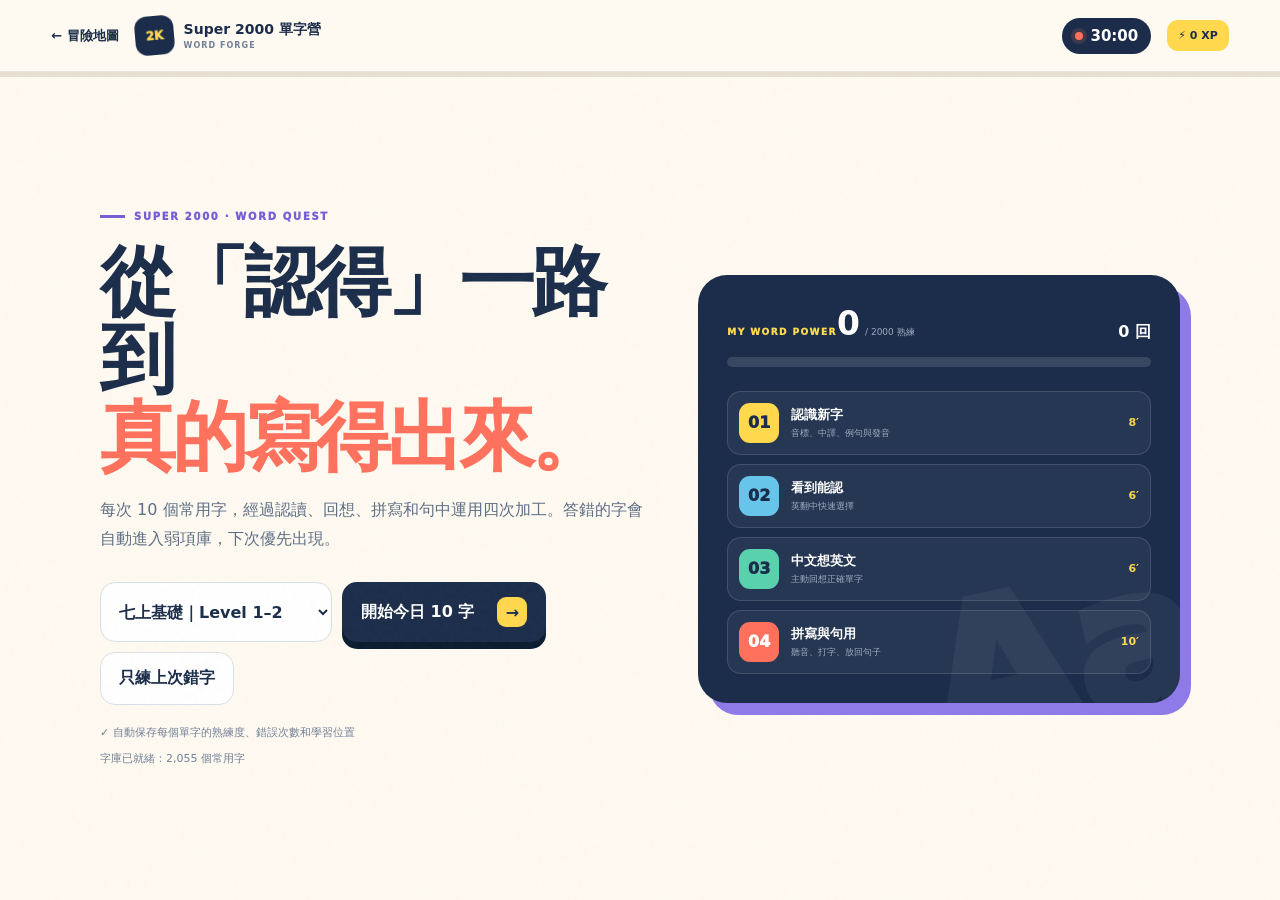
<file: esther-english/vocabulary.html>
<!doctype html>
<html lang="zh-Hant">
<head>
  <meta charset="utf-8">
  <meta name="viewport" content="width=device-width,initial-scale=1">
  <meta name="theme-color" content="#1b2d4a">
  <meta name="description" content="Super 2000 單字訓練營：從認得、想起到能拼寫，建立完整字彙學習閉環。">
  <title>Super 2000 單字訓練營｜佳音七上</title>
  <style>
    :root{--ink:#1b2d4a;--paper:#fffaf1;--cream:#f4ecdd;--yellow:#ffd84d;--coral:#ff715d;--mint:#59d1ac;--sky:#67c5e9;--purple:#8f7be7;--muted:#718097;--line:#d9e0e7;--white:#fff;--shadow:0 18px 50px rgba(27,45,74,.13)}
    *{box-sizing:border-box}[hidden]{display:none!important}html{scroll-behavior:smooth}body{margin:0;background:var(--paper);color:var(--ink);font-family:system-ui,-apple-system,"Noto Sans TC","PingFang TC",sans-serif;min-height:100vh}.noise{position:fixed;inset:0;pointer-events:none;opacity:.03;background-image:url("data:image/svg+xml,%3Csvg viewBox='0 0 180 180' xmlns='http://www.w3.org/2000/svg'%3E%3Cfilter id='n'%3E%3CfeTurbulence type='fractalNoise' baseFrequency='.9' numOctaves='3' stitchTiles='stitch'/%3E%3C/filter%3E%3Crect width='100%25' height='100%25' filter='url(%23n)'/%3E%3C/svg%3E")}.top{height:72px;position:sticky;top:0;z-index:20;background:rgba(255,250,241,.93);backdrop-filter:blur(14px);border-bottom:1px solid rgba(27,45,74,.1);display:flex;align-items:center;padding:0 max(18px,4vw);gap:16px}.back{color:var(--ink);font-weight:850;text-decoration:none;font-size:13px}.brand{display:flex;align-items:center;gap:10px;margin-right:auto}.brand-mark{width:39px;height:39px;display:grid;place-items:center;border-radius:12px;background:var(--ink);color:var(--yellow);font-size:12px;font-weight:950;transform:rotate(-5deg)}.brand b{display:block;font-size:14px}.brand small{display:block;font-size:8px;letter-spacing:.13em;color:var(--muted);font-weight:850;margin-top:2px}.timer{display:flex;align-items:center;gap:7px;background:var(--ink);color:white;padding:9px 13px;border-radius:25px;font-variant-numeric:tabular-nums}.timer i{width:8px;height:8px;border-radius:50%;background:var(--coral);box-shadow:0 0 0 4px rgba(255,113,93,.16)}.timer b{font-size:15px}.xp{font-size:11px;font-weight:900;background:var(--yellow);padding:9px 11px;border-radius:11px}.progress{height:5px;background:#e6dfd2;position:sticky;top:72px;z-index:19}.progress i{height:100%;display:block;width:0;background:linear-gradient(90deg,var(--purple),var(--sky),var(--mint));transition:.4s}.screen{display:none}.screen.active{display:block}.wrap{width:min(1080px,calc(100% - 34px));margin:auto}.intro{min-height:calc(100vh - 77px);display:grid;grid-template-columns:1.06fr .94fr;align-items:center;gap:55px;padding-block:52px}.eyebrow{display:flex;align-items:center;gap:9px;color:#745ed6;font-size:10px;font-weight:950;letter-spacing:.17em}.eyebrow:before{content:"";width:25px;height:3px;background:currentColor}.intro h1{font-size:clamp(45px,6vw,76px);line-height:1.02;letter-spacing:-.055em;margin:21px 0}.intro h1 em{display:block;font-style:normal;color:var(--coral)}.intro-copy>p{font-size:16px;line-height:1.8;color:#5c6e85;max-width:600px}.controls{display:flex;gap:10px;align-items:stretch;margin-top:28px;flex-wrap:wrap}.primary,.secondary,.choice,.next,.text-check,.hint-btn{font:inherit;cursor:pointer}.primary{border:0;background:var(--ink);color:white;font-weight:900;padding:15px 19px;border-radius:15px;box-shadow:0 7px 0 #0c1c30;display:inline-flex;align-items:center;gap:23px}.primary span:last-child{width:30px;height:30px;border-radius:9px;background:var(--yellow);color:var(--ink);display:grid;place-items:center}.secondary{border:1.5px solid var(--line);background:white;color:var(--ink);font-weight:850;padding:15px 18px;border-radius:15px;text-decoration:none}.level-select{border:1.5px solid var(--line);background:white;color:var(--ink);font:inherit;font-weight:800;border-radius:15px;padding:0 14px}.save{font-size:11px;color:var(--muted);margin-top:20px}.loading{color:var(--muted);font-size:11px;margin-top:11px}.dashboard{background:var(--ink);color:white;border-radius:29px;padding:29px;box-shadow:11px 12px 0 var(--purple);position:relative;overflow:hidden}.dashboard:after{content:"Aa";position:absolute;right:-18px;bottom:-65px;font-size:190px;font-weight:950;color:rgba(255,255,255,.05);transform:rotate(-12deg)}.dash-title{display:flex;justify-content:space-between;align-items:end;position:relative;z-index:1}.dash-title span{color:var(--yellow);font-size:9px;letter-spacing:.16em;font-weight:950}.dash-title b{font-size:33px}.dash-title small{font-size:9px;color:#9eacc0}.mastery-track{height:10px;background:rgba(255,255,255,.13);border-radius:8px;overflow:hidden;margin:14px 0 24px;position:relative;z-index:1}.mastery-track i{display:block;height:100%;background:var(--mint);width:0}.route{display:grid;gap:9px;position:relative;z-index:1}.route-item{display:grid;grid-template-columns:40px 1fr auto;gap:12px;align-items:center;border:1px solid rgba(255,255,255,.13);background:rgba(255,255,255,.05);border-radius:14px;padding:11px}.route-item i{font-style:normal;width:40px;height:40px;border-radius:11px;display:grid;place-items:center;background:var(--yellow);color:var(--ink);font-weight:950}.route-item:nth-child(2) i{background:var(--sky)}.route-item:nth-child(3) i{background:var(--mint)}.route-item:nth-child(4) i{background:var(--coral);color:white}.route-item b{display:block;font-size:13px}.route-item small{display:block;color:#9eacc0;font-size:9px;margin-top:3px}.route-item>span{color:var(--yellow);font-size:11px;font-weight:900}.learn-shell{max-width:820px;padding:47px 0 90px}.stage-line{display:flex;justify-content:space-between;align-items:end;gap:20px;margin-bottom:20px}.kicker{color:var(--coral);font-size:10px;font-weight:950;letter-spacing:.15em}.stage-line h1{font-size:clamp(31px,5vw,49px);letter-spacing:-.045em;line-height:1.08;margin:9px 0 0}.stage-line p{color:var(--muted);font-size:12px;max-width:300px;text-align:right;line-height:1.6}.counter{background:white;border:1px solid var(--line);border-radius:12px;padding:8px 11px;font-size:10px;font-weight:850}.word-card{background:white;border:1.5px solid var(--line);border-radius:28px;min-height:485px;padding:38px;text-align:center;box-shadow:var(--shadow);position:relative;overflow:hidden}.word-card:before{content:"WORD LAB";position:absolute;left:-22px;top:25px;background:var(--purple);color:white;font-size:8px;letter-spacing:.12em;font-weight:950;padding:7px 26px;transform:rotate(-38deg)}.word-card .level{display:inline-block;background:#eeeafd;color:#6b57c7;border-radius:8px;padding:6px 9px;font-size:9px;font-weight:900}.word{font-size:clamp(52px,9vw,82px);letter-spacing:-.06em;font-weight:950;margin:25px 0 4px}.phonetic{font-family:Georgia,serif;color:var(--muted);font-size:18px}.speaker{width:53px;height:53px;border:0;border-radius:16px;background:var(--ink);color:white;font-size:22px;margin:18px auto;cursor:pointer;display:grid;place-items:center}.guess{border:1.5px dashed #c4cdd7;background:#faf8f2;color:var(--ink);border-radius:13px;padding:12px 18px;font-weight:850;cursor:pointer}.meaning{font-size:25px;font-weight:900;margin:17px 0 9px}.sentence{background:var(--cream);border-radius:13px;padding:13px 16px;color:#4f6279;font-size:13px;line-height:1.6;max-width:580px;margin:0 auto}.learn-actions{display:grid;grid-template-columns:1fr 1fr;gap:10px;margin-top:24px}.learn-actions button{border:0;border-radius:14px;padding:15px;font:inherit;font-weight:900;cursor:pointer}.unknown{background:#fff0ed;color:#a64236}.known{background:#e9f9f3;color:#157557}.quiz-shell{max-width:760px;padding:48px 0 90px}.quiz-head{display:flex;justify-content:space-between;align-items:center;margin-bottom:18px}.quiz-head span{color:var(--coral);font-size:10px;letter-spacing:.14em;font-weight:950}.combo{background:white;border:1px solid var(--line);border-radius:10px;padding:8px 10px;font-size:11px}.quiz-card{background:white;border:1.5px solid var(--line);border-radius:27px;padding:38px;min-height:470px;box-shadow:var(--shadow);text-align:center;position:relative}.question-type{font-size:9px;font-weight:900;letter-spacing:.12em;color:var(--muted)}.quiz-card h2{font-size:clamp(22px,4vw,33px);margin:16px 0 7px}.quiz-prompt{font-size:clamp(38px,8vw,67px);font-weight:950;letter-spacing:-.04em;margin:23px 0}.mini-sentence{font-size:12px;color:var(--muted);min-height:20px}.choices{display:grid;grid-template-columns:repeat(2,1fr);gap:10px;margin-top:28px}.choice{border:1.5px solid var(--line);background:white;color:var(--ink);border-radius:14px;padding:14px;font-weight:850;font-size:15px}.choice:hover{border-color:var(--purple);background:#faf9ff}.choice.correct{background:#e9f9f3;border-color:#28a87c}.choice.wrong{background:#fff0ed;border-color:var(--coral)}.choice:disabled{cursor:default}.spell-wrap{max-width:560px;margin:25px auto 0}.spell-input{width:100%;border:0;border-bottom:4px solid var(--ink);padding:14px 6px;text-align:center;font:inherit;font-size:30px;font-weight:850;color:var(--ink);outline:0;background:transparent}.spell-input:focus{border-color:var(--purple)}.spell-input::placeholder{color:#c7ced5}.spell-actions{display:flex;justify-content:center;gap:9px;margin-top:16px}.hint-btn{border:0;background:var(--cream);color:var(--muted);border-radius:11px;padding:10px 13px;font-size:11px;font-weight:850}.text-check{border:0;background:var(--ink);color:white;border-radius:11px;padding:11px 18px;font-weight:900}.text-check:disabled{background:#c9d0d7}.feedback{margin-top:18px;border-radius:13px;padding:14px 16px;text-align:left;font-size:12px;line-height:1.6}.feedback.ok{background:#e9f9f3;color:#177657}.feedback.no{background:#fff0ed;color:#9d4035}.next{float:right;border:0;background:var(--ink);color:white;border-radius:12px;padding:13px 20px;font-weight:900;margin-top:16px}.result{padding:60px 0 100px;text-align:center}.trophy{width:94px;height:94px;border:5px solid var(--ink);border-radius:50%;background:var(--yellow);box-shadow:7px 8px 0 var(--ink);display:grid;place-items:center;margin:auto;font-size:39px;transform:rotate(-6deg)}.result h1{font-size:clamp(34px,6vw,57px);letter-spacing:-.05em;margin:27px 0 8px}.result>p{color:var(--muted)}.score{width:168px;height:168px;border-radius:50%;border:13px solid var(--purple);background:white;display:grid;place-items:center;margin:28px auto 22px;box-shadow:var(--shadow)}.score b{font-size:55px}.score span{display:block;font-size:9px;color:var(--muted)}.skill-stats{max-width:700px;margin:auto;display:grid;grid-template-columns:repeat(3,1fr);background:white;border:1px solid var(--line);border-radius:18px;padding:20px}.skill-stats div+div{border-left:1px solid var(--line)}.skill-stats span{display:block;font-size:9px;color:var(--muted)}.skill-stats b{display:block;margin-top:6px}.weak-box{max-width:760px;margin:24px auto;background:white;border:1px solid var(--line);border-radius:20px;padding:23px;text-align:left}.weak-box h2{font-size:19px;margin:0 0 12px}.chips{display:flex;gap:8px;flex-wrap:wrap}.chip{background:#fff0ed;color:#a1473b;padding:8px 10px;border-radius:9px;font-size:11px;font-weight:900}.loop{max-width:760px;margin:15px auto 29px;display:grid;grid-template-columns:repeat(4,1fr);gap:9px;text-align:left}.loop div{background:var(--ink);color:white;border-radius:15px;padding:15px}.loop small{color:var(--yellow);font-size:8px;letter-spacing:.12em;font-weight:900}.loop b{display:block;font-size:12px;margin-top:6px}.result-actions{display:flex;justify-content:center;gap:10px;flex-wrap:wrap}.result-note{font-size:9px!important;margin-top:22px}.result-note a{color:inherit}.toast{position:fixed;left:50%;bottom:24px;transform:translate(-50%,20px);opacity:0;background:var(--ink);color:white;padding:12px 17px;border-radius:12px;font-size:11px;z-index:40;transition:.2s}.toast.show{opacity:1;transform:translate(-50%,0)}
    @media(max-width:850px){.intro{grid-template-columns:1fr;padding-top:42px}.intro-copy{text-align:center}.intro-copy>p{margin-inline:auto}.eyebrow{justify-content:center}.controls{justify-content:center}.dashboard{max-width:610px;margin:auto}.stage-line{align-items:flex-start;flex-direction:column}.stage-line p{text-align:left}}
    @media(max-width:620px){.top{height:65px;padding:0 13px;gap:9px}.brand small,.xp,.back span{display:none}.progress{top:65px}.timer{padding:8px 10px}.wrap{width:min(100% - 24px,1080px)}.intro{min-height:calc(100vh - 70px);gap:28px;padding-block:35px}.intro h1{font-size:43px}.intro-copy>p{font-size:14px}.controls{display:grid;grid-template-columns:1fr}.controls>*{width:100%;justify-content:center;min-height:52px}.dashboard{padding:23px;box-shadow:7px 8px 0 var(--purple)}.word-card{padding:30px 18px;min-height:500px}.word{font-size:52px}.learn-actions{grid-template-columns:1fr}.quiz-card{padding:30px 17px;min-height:520px}.choices{grid-template-columns:1fr}.quiz-prompt{font-size:45px}.skill-stats{padding:18px 4px}.loop{grid-template-columns:1fr 1fr}.result-actions{flex-direction:column}.result-actions>*{width:100%;justify-content:center;text-align:center}.spell-input{font-size:25px}}
    @media(prefers-reduced-motion:reduce){*{transition:none!important;scroll-behavior:auto!important}}
  </style>
</head>
<body>
  <div class="noise"></div>
  <header class="top">
    <a class="back" href="index.html">← <span>冒險地圖</span></a>
    <div class="brand"><span class="brand-mark">2K</span><span><b>Super 2000 單字營</b><small>WORD FORGE</small></span></div>
    <div class="timer"><i></i><b id="timerText">30:00</b></div>
    <div class="xp">⚡ <span id="xpText">0</span> XP</div>
  </header>
  <div class="progress"><i id="progressBar"></i></div>

  <main>
    <section class="screen active" id="introScreen">
      <div class="wrap intro">
        <div class="intro-copy">
          <span class="eyebrow">SUPER 2000 · WORD QUEST</span>
          <h1>從「認得」一路到<em>真的寫得出來。</em></h1>
          <p>每次 10 個常用字，經過認讀、回想、拼寫和句中運用四次加工。答錯的字會自動進入弱項庫，下次優先出現。</p>
          <div class="controls">
            <select class="level-select" id="levelSelect" aria-label="選擇字彙範圍"><option value="2">七上基礎｜Level 1–2</option><option value="3">國中核心｜Level 1–3</option><option value="4">會考進階｜Level 1–4</option><option value="5">完整 2000｜Level 1–5</option></select>
            <button class="primary" id="startBtn" disabled><span>載入字庫中…</span><span>→</span></button>
            <button class="secondary" id="reviewBtn" disabled>只練上次錯字</button>
          </div>
          <div class="save">✓ 自動保存每個單字的熟練度、錯誤次數和學習位置</div>
          <div class="loading" id="loadingText">正在準備約 2,000 個常用字…</div>
        </div>
        <aside class="dashboard">
          <div class="dash-title"><div><span>MY WORD POWER</span><b id="masteredCount">0</b> <small>/ 2000 熟練</small></div><strong id="sessionCount">0 回</strong></div>
          <div class="mastery-track"><i id="masteryBar"></i></div>
          <div class="route">
            <div class="route-item"><i>01</i><div><b>認識新字</b><small>音標、中譯、例句與發音</small></div><span>8′</span></div>
            <div class="route-item"><i>02</i><div><b>看到能認</b><small>英翻中快速選擇</small></div><span>6′</span></div>
            <div class="route-item"><i>03</i><div><b>中文想英文</b><small>主動回想正確單字</small></div><span>6′</span></div>
            <div class="route-item"><i>04</i><div><b>拼寫與句用</b><small>聽音、打字、放回句子</small></div><span>10′</span></div>
          </div>
        </aside>
      </div>
    </section>

    <section class="screen" id="learnScreen">
      <div class="wrap learn-shell">
        <div class="stage-line"><div><span class="kicker">STAGE 01 · 認識新字</span><h1>先猜，再揭曉。</h1></div><div><p>先看英文猜意思，再按喇叭跟讀。主動猜一次，比直接看答案更容易記住。</p><span class="counter"><b id="learnIndex">1</b> / 10</span></div></div>
        <article class="word-card">
          <span class="level" id="wordLevel">LEVEL 1</span>
          <div class="word" id="learnWord">apple</div>
          <div class="phonetic" id="learnPhonetic">[ˈæpəl]</div>
          <button class="speaker" id="learnSpeaker" aria-label="播放單字">🔊</button>
          <button class="guess" id="revealBtn">先在心裡猜，再看意思</button>
          <div id="revealArea" hidden><div class="meaning" id="learnMeaning">蘋果</div><div class="sentence" id="learnSentence">I eat an apple every day.</div></div>
          <div class="learn-actions" id="learnActions" hidden><button class="unknown" id="unknownBtn">還不熟，之後多出現</button><button class="known" id="knownBtn">認得，進下一個</button></div>
        </article>
      </div>
    </section>

    <section class="screen" id="quizScreen">
      <div class="wrap quiz-shell">
        <div class="quiz-head"><span id="stageLabel">STAGE 02 · 看到能認</span><div class="combo">🔥 連擊 <b id="comboText">0</b></div></div>
        <article class="quiz-card">
          <div class="question-type" id="questionCount">第 1 / 10 題</div>
          <h2 id="questionTitle">選出最適合的中文意思</h2>
          <div class="quiz-prompt" id="quizPrompt">apple</div>
          <button class="speaker" id="quizSpeaker" aria-label="播放單字">🔊</button>
          <div class="mini-sentence" id="quizSentence"></div>
          <div class="choices" id="choices"></div>
          <div class="spell-wrap" id="spellWrap" hidden><input class="spell-input" id="spellInput" autocomplete="off" autocapitalize="none" spellcheck="false" placeholder="Type the word"><div class="spell-actions"><button class="hint-btn" id="hintBtn">💡 提示</button><button class="text-check" id="checkBtn" disabled>確認拼字</button></div></div>
          <div class="feedback" id="feedback" hidden></div>
          <button class="next" id="nextBtn" hidden>下一題 →</button>
        </article>
      </div>
    </section>

    <section class="screen" id="resultScreen">
      <div class="wrap result">
        <div class="trophy">🏆</div>
        <h1 id="resultTitle">10 個單字鍛造完成！</h1>
        <p>你已完成「認得 → 想起 → 拼寫 → 句中運用」的學習閉環。</p>
        <div class="score"><div><b id="scoreText">0%</b><span>本次正確率</span></div></div>
        <div class="skill-stats"><div><span>看到能認</span><b id="recognizeStat">0%</b></div><div><span>中文想英文</span><b id="recallStat">0%</b></div><div><span>完整拼寫</span><b id="spellStat">0%</b></div></div>
        <div class="weak-box"><h2>下次优先复习这些词</h2><div class="chips" id="weakList"></div></div>
        <div class="loop"><div><small>INPUT</small><b>音标＋中译＋例句</b></div><div><small>RECOGNIZE</small><b>看英文知道意思</b></div><div><small>RECALL</small><b>看中文想起英文</b></div><div><small>WRITE</small><b>听音并完整拼写</b></div></div>
        <div class="result-actions"><a class="secondary" href="index.html">回到冒險地圖</a><button class="primary" id="weakAgainBtn"><span>重練錯字</span><span>↺</span></button><button class="secondary" id="newDeckBtn">下一組 10 字</button></div>
        <p class="result-note">字彙範圍依國中常用 2000 字設計，非商業教材電子版。<a href="vocab-data/LICENSE.txt" target="_blank">開放資料授權</a></p>
      </div>
    </section>
  </main>
  <div class="toast" id="toast"></div>

  <script>
    const DEFAULT={xp:0,sessions:0,mastery:{},active:null,level:2};
    let state=load(),words=[],meanings={},session=null,timerHandle=null,locked=false,current=null;
    const $=id=>document.getElementById(id);
    function load(){try{return {...DEFAULT,...JSON.parse(localStorage.getItem("joy7Super2000")||"{}")}}catch{return {...DEFAULT}}}
    function save(){if(session)state.active=session;localStorage.setItem("joy7Super2000",JSON.stringify(state))}
    function norm(s){return String(s).toLowerCase().trim().replace(/[.,!?，。！？'’]/g,"").replace(/\s+/g," ")}
    function show(id){document.querySelectorAll(".screen").forEach(x=>x.classList.toggle("active",x.id===id));window.scrollTo({top:0,behavior:"smooth"})}
    function toast(t){$("toast").textContent=t;$("toast").classList.add("show");setTimeout(()=>$("toast").classList.remove("show"),1700)}
    function speak(w){if(!("speechSynthesis" in window)){toast("語音請改用 Chrome 或 Safari");return}speechSynthesis.cancel();const u=new SpeechSynthesisUtterance(w);u.lang="en-US";u.rate=.72;speechSynthesis.speak(u)}
    function shuffle(a){return [...a].sort(()=>Math.random()-.5)}
    function getWord(w){const row=words.find(x=>x.w===w),m=meanings[w]||{};return {...row,...m,w}}
    function cloze(w,s){if(!s)return "";const safe=w.replace(/[.*+?^${}()|[\]\\]/g,"\\$&");return s.replace(new RegExp(safe,"i"),"_____ ")}
    async function init(){
      try{const [wr,mr]=await Promise.all([fetch("vocab-data/words2000.json"),fetch("vocab-data/meanings.json")]);if(!wr.ok||!mr.ok)throw Error();words=await wr.json();meanings=await mr.json();words=words.filter(x=>meanings[x.w]?.zh&&meanings[x.w]?.sent);$("loadingText").textContent=`字庫已就緒：${words.length.toLocaleString()} 個常用字`;$("startBtn").disabled=false;$("startBtn").firstElementChild.textContent=state.active?"繼續上次單字任務":"開始今日 10 字";renderDashboard()}catch{$("loadingText").textContent="字庫載入失敗，請重新整理或檢查網路。"}
    }
    function renderDashboard(){const mastered=Object.values(state.mastery||{}).filter(x=>(x.level||0)>=4).length,weak=Object.values(state.mastery||{}).some(x=>(x.wrong||0)>0&&(x.level||0)<4);$("masteredCount").textContent=mastered;$("masteryBar").style.width=`${Math.min(100,mastered/20)}%`;$("sessionCount").textContent=`${state.sessions||0} 回`;$("xpText").textContent=state.xp;$("levelSelect").value=state.level||2;$("reviewBtn").disabled=!weak;const r=state.active?.remaining??1800,m=Math.floor(r/60),s=r%60;$("timerText").textContent=`${String(m).padStart(2,"0")}:${String(s).padStart(2,"0")}`}
    function buildDeck(reviewOnly=false){
      const maxLv=Number($("levelSelect").value),pool=words.filter(x=>x.lv<=maxLv),weak=pool.filter(x=>{const m=state.mastery[x.w];return m&&(m.wrong||0)>0&&(m.level||0)<4}).sort((a,b)=>(state.mastery[b.w].wrong||0)-(state.mastery[a.w].wrong||0));if(reviewOnly)return shuffle(weak).slice(0,10).map(x=>x.w);
      const unseen=shuffle(pool.filter(x=>!state.mastery[x.w])),due=shuffle(pool.filter(x=>state.mastery[x.w]&&(state.mastery[x.w].level||0)<4));const chosen=[...shuffle(weak).slice(0,4),...due.slice(0,3),...unseen];return [...new Set(chosen.map(x=>x.w))].slice(0,10)
    }
    function newSession(reviewOnly=false){const deck=buildDeck(reviewOnly);return {remaining:1800,stage:"learn",index:0,deck,correct:0,answered:0,combo:0,best:0,earned:0,reviewOnly,results:[],previewWeak:[]}}
    function start(reviewOnly=false){if(!words.length)return;state.level=Number($("levelSelect").value);session=state.active&&!reviewOnly?state.active:newSession(reviewOnly);if(!session.deck.length){toast("目前沒有需要重練的錯字");return}state.active=session;save();startTimer();openStage()}
    function startTimer(){clearInterval(timerHandle);renderTimer();timerHandle=setInterval(()=>{session.remaining=Math.max(0,session.remaining-1);renderTimer();if(session.remaining%10===0)save();if(!session.remaining)finish(true)},1000)}
    function renderTimer(){const r=session?.remaining??1800,m=Math.floor(r/60),s=r%60;$("timerText").textContent=`${String(m).padStart(2,"0")}:${String(s).padStart(2,"0")}`}
    function setProgress(n){$("progressBar").style.width=n+"%"}
    function openStage(){if(session.stage==="learn"){setProgress(15);show("learnScreen");renderLearn()}else{setProgress(session.stage==="recognize"?38:session.stage==="recall"?62:session.stage==="spell"?82:92);show("quizScreen");renderQuestion()}}
    function renderLearn(){
      if(session.index>=session.deck.length){advanceStage();return}current=getWord(session.deck[session.index]);$("learnIndex").textContent=session.index+1;$("wordLevel").textContent=`LEVEL ${current.lv}`;$("learnWord").textContent=current.w;$("learnPhonetic").textContent=current.ph?`[${current.ph}]`:"聽發音，注意重音";$("learnMeaning").textContent=current.zh;$("learnSentence").textContent=current.sent;$("revealArea").hidden=true;$("learnActions").hidden=true;$("revealBtn").hidden=false;$("learnSpeaker").onclick=()=>speak(current.w)
    }
    function reveal(){$("revealArea").hidden=false;$("learnActions").hidden=false;$("revealBtn").hidden=true;speak(current.w)}
    function learnNext(known){if(!known&&!session.previewWeak.includes(current.w))session.previewWeak.push(current.w);session.index++;save();renderLearn()}
    function advanceStage(){const order=["learn","recognize","recall","spell","final"],i=order.indexOf(session.stage);if(i===order.length-1){finish(false);return}session.stage=order[i+1];session.index=0;save();openStage()}
    function distractors(correct,type){const options=session.deck.filter(w=>w!==correct);const global=shuffle(words.filter(x=>x.w!==correct&&x.lv<=state.level)).slice(0,8).map(x=>x.w);const pool=[...new Set([...options,...global])];const vals=shuffle(pool).slice(0,3).map(w=>type==="recognize"?meanings[w].zh:w);const answer=type==="recognize"?meanings[correct].zh:correct;return shuffle([answer,...vals])}
    function renderQuestion(){
      const max=session.stage==="final"?Math.min(5,session.deck.length):session.deck.length;if(session.index>=max){advanceStage();return}locked=false;const deck=session.stage==="final"?[...session.deck].sort((a,b)=>(session.previewWeak.includes(b)?1:0)-(session.previewWeak.includes(a)?1:0)):session.deck;current=getWord(deck[session.index]);const stage=session.stage;$("stageLabel").textContent=stage==="recognize"?"STAGE 02 · 看到能認":stage==="recall"?"STAGE 03 · 中文想英文":stage==="spell"?"STAGE 04 · 完整拼寫":"STAGE 05 · 最終驗收";$("questionCount").textContent=`第 ${session.index+1} / ${max} 題`;$("comboText").textContent=session.combo;$("feedback").hidden=true;$("nextBtn").hidden=true;$("spellInput").value="";$("checkBtn").disabled=true;
      const isSpell=stage==="spell"||stage==="final";$("spellWrap").hidden=!isSpell;$("choices").hidden=isSpell;$("quizSpeaker").onclick=()=>speak(current.w);$("quizSentence").textContent=cloze(current.w,current.sent);
      if(stage==="recognize"){$("questionTitle").textContent="選出最適合的中文意思";$("quizPrompt").textContent=current.w;renderChoices(distractors(current.w,"recognize"),current.zh)}else if(stage==="recall"){$("questionTitle").textContent="看到中文，你想得起英文嗎？";$("quizPrompt").textContent=current.zh;renderChoices(distractors(current.w,"recall"),current.w)}else{$("questionTitle").textContent=stage==="final"?"最後驗收：完整寫出這個字":"聽發音、看中文，完整拼出單字";$("quizPrompt").textContent=current.zh;$("spellInput").focus();setTimeout(()=>speak(current.w),250)}
    }
    function renderChoices(options,answer){$("choices").innerHTML=options.map(o=>`<button class="choice" data-value="${escapeHtml(o)}">${o}</button>`).join("");document.querySelectorAll(".choice").forEach(b=>b.onclick=()=>answerChoice(b,answer))}
    function escapeHtml(s){return String(s).replace(/&/g,"&amp;").replace(/"/g,"&quot;").replace(/</g,"&lt;").replace(/>/g,"&gt;")}
    function answerChoice(btn,answer){if(locked)return;locked=true;const ok=btn.dataset.value===answer;document.querySelectorAll(".choice").forEach(b=>{b.disabled=true;if(b.dataset.value===answer)b.classList.add("correct");else if(b===btn)b.classList.add("wrong")});record(ok,btn.dataset.value)}
    function checkSpell(){if(locked)return;locked=true;const typed=$("spellInput").value,ok=norm(typed)===norm(current.w);$("spellInput").disabled=true;$("spellInput").style.borderColor=ok?"#28a87c":"#ff715d";record(ok,typed)}
    function record(ok,given){session.answered++;if(ok){session.correct++;session.combo++;session.best=Math.max(session.best,session.combo);session.earned+=10;state.xp+=10}else{session.combo=0;if(!session.previewWeak.includes(current.w))session.previewWeak.push(current.w)}session.results.push({word:current.w,stage:session.stage,ok});const f=$("feedback");f.hidden=false;f.className=`feedback ${ok?"ok":"no"}`;f.innerHTML=ok?`<b>答對了！</b> ${current.w} = ${current.zh}`:`<b>正確答案：${current.w}</b> ${current.sent}`;$("nextBtn").hidden=false;$("comboText").textContent=session.combo;$("xpText").textContent=state.xp;save()}
    function nextQuestion(){$("spellInput").disabled=false;$("spellInput").style.borderColor="";session.index++;save();renderQuestion()}
    function hint(){const n=Math.min(current.w.length,Math.max(1,Math.ceil(current.w.length/3))),hint=current.w.split("").map((c,i)=>c===" "?" ":i<n?c:"_").join(" ");toast(`拼字提示：${hint}`)}
    function stageAccuracy(stage){const a=session.results.filter(r=>stage.includes(r.stage));return a.length?Math.round(a.filter(r=>r.ok).length/a.length*100):0}
    function finish(timedOut=false){
      clearInterval(timerHandle);setProgress(100);const score=session.answered?Math.round(session.correct/session.answered*100):0;session.deck.forEach(w=>{const rs=session.results.filter(r=>r.word===w),correct=rs.filter(r=>r.ok).length,wrong=rs.length-correct,old=state.mastery[w]||{level:0,wrong:0,total:0};state.mastery[w]={level:Math.max(0,Math.min(5,(old.level||0)+(wrong?0:correct>=3?2:correct?1:0))),wrong:Math.max(0,(old.wrong||0)+wrong-(wrong?0:1)),total:(old.total||0)+rs.length}});state.sessions++;$("resultTitle").textContent=timedOut?"30 分鐘任務完成！":score>=85?"單字鍛造大成功！":"完成一輪，錯字找到了！";$("scoreText").textContent=score+"%";$("recognizeStat").textContent=stageAccuracy(["recognize"])+"%";$("recallStat").textContent=stageAccuracy(["recall"])+"%";$("spellStat").textContent=stageAccuracy(["spell","final"])+"%";const weak=[...new Set([...session.previewWeak,...session.results.filter(r=>!r.ok).map(r=>r.word)])].slice(0,10);$("weakList").innerHTML=weak.length?weak.map(w=>`<span class="chip">${w} · ${meanings[w]?.zh||""}</span>`).join(""):`<span class="chip" style="background:#e9f9f3;color:#177657">本組 10 字都很穩 ✓</span>`;session=null;state.active=null;save();renderDashboard();show("resultScreen")
    }
    function freshDeck(){state.active=null;session=newSession(false);state.active=session;save();start(false)}
    $("startBtn").onclick=()=>start(false);$("reviewBtn").onclick=()=>start(true);$("levelSelect").onchange=()=>{state.level=Number($("levelSelect").value);save()};$("revealBtn").onclick=reveal;$("unknownBtn").onclick=()=>learnNext(false);$("knownBtn").onclick=()=>learnNext(true);$("nextBtn").onclick=nextQuestion;$("spellInput").oninput=e=>$("checkBtn").disabled=!e.target.value.trim();$("spellInput").onkeydown=e=>{if(e.key==="Enter"&&!$("checkBtn").disabled)checkSpell()};$("checkBtn").onclick=checkSpell;$("hintBtn").onclick=hint;$("quizSpeaker").onclick=()=>current&&speak(current.w);$("weakAgainBtn").onclick=()=>{session=newSession(true);if(!session.deck.length){toast("目前沒有需要重練的錯字");return}state.active=session;save();start(true)};$("newDeckBtn").onclick=freshDeck;window.addEventListener("beforeunload",save);renderDashboard();init();
  </script>
</body>
</html>
</file>
<file: esther-english/styles.css>
:root{--ink:#183153;--navy:#11263f;--paper:#fffdf7;--cream:#f6f0e5;--yellow:#ffd84d;--coral:#ff705d;--mint:#62d6b5;--sky:#71c8ec;--violet:#8976e8;--green:#2ea978;--muted:#708097;--line:#dbe3ea;--shadow:0 18px 50px rgba(24,49,83,.12);--radius:24px}
[hidden]{display:none!important}
*{box-sizing:border-box}html{scroll-behavior:smooth}body{margin:0;background:var(--paper);color:var(--ink);font-family:"DM Sans","Noto Sans TC",sans-serif;min-height:100vh}.noise{position:fixed;inset:0;pointer-events:none;opacity:.035;z-index:20;background-image:url("data:image/svg+xml,%3Csvg viewBox='0 0 180 180' xmlns='http://www.w3.org/2000/svg'%3E%3Cfilter id='n'%3E%3CfeTurbulence type='fractalNoise' baseFrequency='.9' numOctaves='3' stitchTiles='stitch'/%3E%3C/filter%3E%3Crect width='100%25' height='100%25' filter='url(%23n)' opacity='.7'/%3E%3C/svg%3E")}.shell{width:min(1180px,calc(100% - 48px));margin-inline:auto}.topbar{height:76px;display:flex;align-items:center;justify-content:space-between;padding:0 5vw;background:rgba(255,253,247,.9);backdrop-filter:blur(16px);border-bottom:1px solid rgba(24,49,83,.09);position:sticky;top:0;z-index:15}.brand{display:flex;align-items:center;gap:12px;color:inherit;text-decoration:none}.brand-mark{display:grid;place-items:center;width:42px;height:42px;border-radius:13px;background:var(--ink);color:var(--yellow);font-weight:900;font-size:20px;transform:rotate(-4deg)}.brand b{display:block;font-size:16px}.brand small{display:block;letter-spacing:.14em;font-size:8px;font-weight:800;color:var(--muted);margin-top:2px}.top-actions{display:flex;align-items:center;gap:12px}.icon-btn,.avatar{border:0;cursor:pointer}.icon-btn{width:40px;height:40px;border-radius:50%;background:var(--cream);font-size:18px;color:var(--ink)}.avatar{width:42px;height:42px;border-radius:14px;background:var(--yellow);color:var(--ink);font-weight:900}.stat{display:grid;grid-template-columns:auto auto;column-gap:5px;align-items:center;padding:7px 12px;background:white;border:1px solid var(--line);border-radius:14px;line-height:1}.stat span{grid-row:1/3}.stat b{font-size:13px}.stat small{font-size:8px;color:var(--muted);margin-top:4px}.session-pill{display:flex;align-items:center;gap:9px;padding:9px 16px;background:var(--ink);color:white;border-radius:30px;font-size:12px}.session-pill b{font-size:15px;letter-spacing:.04em}.session-pill span:last-child{opacity:.65}.pulse{width:8px;height:8px;background:var(--coral);border-radius:50%;box-shadow:0 0 0 5px rgba(255,112,93,.16)}.view{display:none}.view.active{display:block}.hero{min-height:570px;display:grid;grid-template-columns:1.05fr .95fr;align-items:center;gap:50px;padding-block:68px 52px}.eyebrow,.kicker{font-size:11px;font-weight:900;letter-spacing:.16em;text-transform:uppercase}.eyebrow{display:flex;align-items:center;gap:9px;color:var(--green)}.eyebrow i{width:22px;height:3px;background:currentColor;border-radius:2px}.hero h1{font-size:clamp(44px,5vw,76px);line-height:1.02;letter-spacing:-.055em;margin:22px 0 24px;max-width:720px}.hero h1 em{font-style:normal;color:var(--coral);position:relative}.hero h1 em:after{content:"";position:absolute;height:8px;bottom:-8px;left:5%;right:0;background:var(--yellow);z-index:-1;transform:rotate(-1deg);border-radius:50%}.hero-copy>p{font-size:17px;line-height:1.8;color:#5e7088;max-width:570px}.hero-actions{display:flex;gap:12px;margin-top:32px;flex-wrap:wrap}.primary-btn,.ghost-btn,.danger-btn{border:0;border-radius:15px;font:inherit;font-weight:800;cursor:pointer;transition:.2s transform,.2s box-shadow}.primary-btn{padding:16px 18px 16px 22px;background:var(--ink);color:white;display:inline-flex;align-items:center;gap:25px;box-shadow:0 9px 0 #0a1d32}.primary-btn b{display:grid;place-items:center;width:30px;height:30px;background:var(--yellow);color:var(--ink);border-radius:9px}.primary-btn:hover{transform:translateY(-2px);box-shadow:0 11px 0 #0a1d32}.ghost-btn{padding:16px 22px;background:white;color:var(--ink);border:1.5px solid var(--line)}.ghost-btn:hover{transform:translateY(-2px);box-shadow:0 8px 20px rgba(24,49,83,.08)}.save-note{font-size:12px;color:var(--muted);margin-top:25px}.save-note span{display:inline-grid;place-items:center;width:18px;height:18px;border-radius:50%;background:#dff6ee;color:var(--green);margin-right:7px;font-weight:800}.hero-visual{height:420px;position:relative;display:grid;place-items:center}.planet{width:270px;height:270px;border-radius:50%;background:var(--sky);position:relative;box-shadow:inset -28px -28px 0 rgba(24,49,83,.09),0 30px 55px rgba(50,122,161,.22);animation:float 5s ease-in-out infinite}.planet:before,.planet:after{content:"";position:absolute;background:rgba(255,255,255,.35);border-radius:50%}.planet:before{width:40px;height:18px;left:40px;top:60px}.planet:after{width:70px;height:22px;right:30px;top:95px}.planet-land{position:absolute;background:var(--mint);border:5px solid var(--ink)}.land-a{width:105px;height:65px;top:38px;left:62px;border-radius:70% 45% 63% 43%;transform:rotate(-12deg)}.land-b{width:95px;height:90px;right:35px;bottom:40px;border-radius:40% 65% 55% 70%;transform:rotate(20deg)}.planet-ring{position:absolute;width:385px;height:95px;border:10px solid var(--yellow);border-radius:50%;top:90px;left:-58px;transform:rotate(-12deg);z-index:-1;box-shadow:0 6px 0 var(--ink)}.flag{position:absolute;top:-30px;right:42px;background:var(--coral);color:white;padding:8px 14px;font-size:12px;font-weight:900;transform:rotate(6deg);clip-path:polygon(0 0,100% 0,83% 50%,100% 100%,0 100%)}.orbit{position:absolute;border:1px dashed rgba(24,49,83,.2);border-radius:50%}.orbit-one{width:430px;height:430px}.orbit-two{width:355px;height:355px}.float-card{position:absolute;background:white;border:2px solid var(--ink);border-radius:15px;padding:12px 16px;box-shadow:5px 6px 0 var(--ink);text-align:center;animation:float 4s ease-in-out infinite}.float-card span{display:block;font-size:20px;font-weight:900}.float-card b{font-size:8px;letter-spacing:.15em}.fc-one{left:0;top:60px;transform:rotate(-8deg)}.fc-two{right:-5px;bottom:65px;transform:rotate(7deg);animation-delay:-1s}.fc-three{left:35px;bottom:45px;transform:rotate(3deg);background:var(--yellow);animation-delay:-2s}.fc-three span{font-size:16px}.today-panel{background:var(--ink);color:white;border-radius:30px;padding:34px 38px;margin-top:10px;box-shadow:0 14px 0 #0c1f35}.panel-heading,.section-heading{display:flex;justify-content:space-between;align-items:end;gap:20px}.kicker{color:var(--coral)}.kicker.light{color:var(--yellow)}.panel-heading h2,.section-heading h2{font-size:27px;letter-spacing:-.03em;margin:8px 0 0}.route-total{display:flex;align-items:baseline;gap:5px;color:var(--yellow)}.route-total b{font-size:38px}.route-total span{font-size:11px;font-weight:900}.route-grid{display:grid;grid-template-columns:repeat(3,1fr);gap:13px;margin-top:28px}.route-card{border:1px solid rgba(255,255,255,.14);border-radius:18px;padding:18px;display:grid;grid-template-columns:44px 1fr auto;gap:13px;align-items:center;background:rgba(255,255,255,.05)}.route-icon{width:44px;height:44px;display:grid;place-items:center;border-radius:13px;font-size:20px;font-weight:900}.review .route-icon{background:var(--yellow);color:var(--ink)}.quest .route-icon{background:var(--coral)}.video .route-icon{background:var(--mint);color:var(--ink)}.route-card small{color:#9fb0c4;font-size:8px;font-weight:900;letter-spacing:.13em}.route-card h3{font-size:15px;margin:4px 0}.route-card p{font-size:10px;color:#9fb0c4;margin:0;line-height:1.5}.route-min{font-size:18px;color:var(--yellow)}.islands-section{padding-block:105px 80px}.section-heading>p{max-width:380px;color:var(--muted);font-size:13px;line-height:1.6;text-align:right}.island-grid{display:grid;grid-template-columns:repeat(3,1fr);gap:18px;margin-top:36px}.island-card{position:relative;min-height:220px;border-radius:24px;border:1.5px solid var(--line);background:white;padding:24px;overflow:hidden;cursor:pointer;text-align:left;color:var(--ink);font:inherit;transition:.25s transform,.25s box-shadow}.island-card:hover{transform:translateY(-6px) rotate(-.3deg);box-shadow:var(--shadow)}.island-card:focus-visible{outline:4px solid var(--yellow);outline-offset:3px}.island-num{font-size:11px;font-weight:900;letter-spacing:.15em;color:var(--muted)}.island-card h3{font-size:22px;margin:12px 0 7px}.island-card p{font-size:12px;line-height:1.6;color:var(--muted);max-width:70%}.island-icon{position:absolute;width:92px;height:92px;right:-7px;bottom:-7px;border-radius:50% 50% 45% 55%;display:grid;place-items:center;font-size:35px;border:5px solid var(--ink);transform:rotate(-8deg)}.mastery{position:absolute;left:24px;bottom:21px;right:105px;height:6px;background:#e9edf1;border-radius:5px;overflow:hidden}.mastery i{display:block;height:100%;background:var(--green);border-radius:5px}.mastery-label{position:absolute;left:24px;bottom:33px;font-size:8px;color:var(--muted);font-weight:800}.magazine-banner{background:var(--violet);color:white;border-radius:28px;margin-bottom:95px;padding:38px;display:grid;grid-template-columns:90px 1fr auto;gap:30px;align-items:center;box-shadow:10px 12px 0 var(--ink);position:relative;overflow:hidden}.magazine-banner:after{content:"SKY";position:absolute;right:80px;top:-60px;font-size:180px;font-weight:900;color:rgba(255,255,255,.05);transform:rotate(-8deg)}.mag-label{width:82px;height:106px;background:var(--yellow);color:var(--ink);font-size:20px;font-weight:900;line-height:1.05;display:grid;place-items:center;text-align:center;transform:rotate(-4deg);box-shadow:5px 6px 0 var(--ink);z-index:1}.magazine-banner h2{font-size:27px;margin:8px 0}.magazine-banner p{font-size:13px;opacity:.78;margin:0;line-height:1.6}.magazine-banner button{z-index:1;border:0;background:white;color:var(--ink);padding:15px 18px;border-radius:14px;font-weight:900;cursor:pointer;white-space:nowrap}.magazine-banner button span{margin-left:15px}.quiz-view{min-height:calc(100vh - 76px);background:var(--cream);padding:30px 20px 60px}.quiz-shell{max-width:940px;margin:auto}.quiz-head{display:grid;grid-template-columns:110px 1fr 110px;align-items:center;gap:25px}.back-btn{border:0;background:transparent;color:var(--ink);font:inherit;font-weight:800;cursor:pointer;text-align:left}.progress-meta{display:flex;justify-content:space-between;font-size:11px;color:var(--muted);font-weight:700;margin-bottom:8px}.progress-track{height:10px;border-radius:8px;background:white;overflow:hidden}.progress-track i{display:block;width:0;height:100%;background:var(--mint);border-radius:8px;transition:.4s}.hearts{text-align:right;color:var(--coral);letter-spacing:3px;font-size:18px}.hearts .lost{color:#cad2d9}.quiz-stage{max-width:760px;margin:45px auto 0}.question-meta{display:flex;gap:9px}.category-tag,.difficulty{padding:7px 11px;border-radius:8px;font-size:9px;font-weight:900;letter-spacing:.08em}.category-tag{background:var(--ink);color:white}.difficulty{background:#e7e1fb;color:#6453bb}.combo{float:right;margin-top:-28px;font-size:12px;background:var(--yellow);padding:8px 12px;border-radius:10px;font-weight:800}.question-card{background:white;border:1.5px solid var(--line);border-radius:26px;padding:35px 40px;margin-top:14px;min-height:370px;box-shadow:0 12px 35px rgba(24,49,83,.06)}.question-card h2{font-size:clamp(23px,3vw,32px);line-height:1.45;margin:0 0 8px;letter-spacing:-.025em}.question-hint{font-size:13px;color:var(--muted);margin:0 0 24px}.passage-box{background:#f5f1e8;border-left:5px solid var(--yellow);padding:20px 22px;border-radius:0 14px 14px 0;margin-bottom:27px;line-height:1.85;font-size:14px;color:#465b73}.passage-box b{color:var(--coral)}.answer-area{display:grid;gap:10px;margin-top:24px}.option{border:1.5px solid var(--line);background:white;border-radius:14px;padding:15px 18px;display:flex;align-items:center;gap:14px;font:inherit;color:var(--ink);font-size:14px;font-weight:600;text-align:left;cursor:pointer;transition:.18s}.option:hover{border-color:var(--sky);background:#f5fbfd}.option .letter{width:28px;height:28px;border-radius:8px;background:var(--cream);display:grid;place-items:center;font-size:11px;font-weight:900}.option.selected{border-color:var(--ink);box-shadow:3px 4px 0 var(--ink);transform:translate(-2px,-2px)}.option.correct{border-color:var(--green);background:#eaf9f4;box-shadow:none}.option.wrong{border-color:var(--coral);background:#fff0ed;box-shadow:none}.text-answer{width:100%;border:0;border-bottom:3px solid var(--ink);padding:15px 5px;font:inherit;font-size:22px;color:var(--ink);outline:0;background:transparent}.text-answer:focus{border-color:var(--coral)}.text-answer::placeholder{color:#b9c1ca}.feedback{margin-top:22px;padding:16px 18px;border-radius:13px;font-size:13px;line-height:1.65}.feedback.correct{background:#eaf9f4;color:#147956}.feedback.wrong{background:#fff0ed;color:#9c3d31}.feedback b{display:block;font-size:15px;margin-bottom:3px}.quiz-actions{display:flex;justify-content:space-between;align-items:center;margin-top:17px}.hint-btn{border:0;background:transparent;color:var(--muted);font:inherit;font-size:12px;font-weight:800;cursor:pointer}.check-btn,.next-btn{border:0;border-radius:14px;background:var(--ink);color:white;font:inherit;font-weight:900;padding:15px 28px;cursor:pointer;box-shadow:0 6px 0 #0a1d32}.check-btn:disabled{background:#c9d0d7;box-shadow:0 6px 0 #aab3bd;cursor:not-allowed}.result-view{background:var(--cream);min-height:calc(100vh - 76px);padding:60px 20px 100px;text-align:center}.result-shell{max-width:960px;margin:auto}.result-burst{margin:auto;width:82px;height:82px;background:var(--yellow);border:4px solid var(--ink);border-radius:50%;display:grid;place-items:center;font-size:35px;box-shadow:6px 7px 0 var(--ink);transform:rotate(-6deg)}.eyebrow.center{justify-content:center;margin-top:30px}.result-view h1{font-size:43px;letter-spacing:-.04em;margin:12px 0 6px}.result-view>p,.result-shell>p{color:var(--muted)}.result-score{margin:30px auto 20px;width:155px;height:155px;border-radius:50%;border:12px solid var(--mint);display:flex;justify-content:center;align-items:baseline;padding-top:35px;background:white;box-shadow:var(--shadow)}.result-score b{font-size:57px;line-height:1}.result-score span{font-weight:800}.result-stats{display:grid;grid-template-columns:repeat(3,1fr);max-width:600px;margin:auto;background:white;border:1px solid var(--line);border-radius:18px;padding:20px}.result-stats div+div{border-left:1px solid var(--line)}.result-stats span{display:block;font-size:10px;color:var(--muted)}.result-stats b{display:block;margin-top:5px}.weak-report{margin:42px 0 25px;display:flex;justify-content:space-between;align-items:center;text-align:left;background:white;border-radius:20px;padding:24px 28px;border:1px solid var(--line)}.weak-report h2{font-size:20px;margin:7px 0 0}.weak-chips{display:flex;gap:8px;flex-wrap:wrap;justify-content:flex-end}.weak-chips span{background:#fff0ed;color:#a5473a;padding:8px 11px;border-radius:9px;font-size:11px;font-weight:800}.video-section{margin-top:48px;text-align:left}.compact{align-items:end}.video-grid{display:grid;grid-template-columns:repeat(3,1fr);gap:15px;margin-top:23px}.video-card{display:block;background:white;border:1px solid var(--line);border-radius:18px;overflow:hidden;text-decoration:none;color:var(--ink);transition:.2s}.video-card:hover{transform:translateY(-4px);box-shadow:var(--shadow)}.video-thumb{height:130px;display:grid;place-items:center;position:relative;background:var(--sky);overflow:hidden}.video-thumb:before{content:"Aa";position:absolute;font-size:100px;font-weight:900;color:rgba(255,255,255,.18);transform:rotate(-10deg)}.video-thumb i{z-index:1;width:46px;height:46px;border-radius:50%;display:grid;place-items:center;background:white;color:var(--ink);font-style:normal;box-shadow:0 5px 15px rgba(24,49,83,.2)}.video-body{padding:16px}.video-body small{font-size:8px;color:var(--coral);font-weight:900;letter-spacing:.1em}.video-body h3{font-size:14px;line-height:1.45;margin:7px 0}.video-body p{font-size:10px;color:var(--muted);margin:0}.result-actions{display:flex;justify-content:center;gap:12px;margin-top:40px}.profile-dialog,.confirm-dialog{border:0;border-radius:25px;box-shadow:0 25px 80px rgba(17,38,63,.25);color:var(--ink);font:inherit}.profile-dialog{width:min(620px,calc(100% - 30px));padding:35px}.profile-dialog::backdrop,.confirm-dialog::backdrop{background:rgba(17,38,63,.6);backdrop-filter:blur(4px)}.dialog-close{position:absolute;right:20px;top:16px;border:0;background:transparent;font-size:28px;color:var(--muted);cursor:pointer}.profile-dialog h2{font-size:28px;margin:8px 0 22px}.report-hero{display:grid;grid-template-columns:1fr 1fr;gap:10px}.report-hero div{background:var(--cream);border-radius:14px;padding:18px}.report-hero span{display:block;font-size:10px;color:var(--muted)}.report-hero b{display:block;font-size:21px;margin-top:5px}.mastery-list{margin:22px 0;display:grid;gap:9px;max-height:300px;overflow:auto}.mastery-row{display:grid;grid-template-columns:1fr 2fr 42px;gap:12px;align-items:center;font-size:11px;font-weight:700}.mastery-row div{height:7px;background:#edf0f3;border-radius:5px;overflow:hidden}.mastery-row i{display:block;height:100%;background:var(--green)}.mastery-row b{text-align:right}.reset-btn{border:0;background:transparent;color:var(--coral);font:inherit;font-size:11px;text-decoration:underline;cursor:pointer}.confirm-dialog{max-width:430px;padding:32px}.confirm-dialog h2{margin-top:0}.confirm-dialog p{color:var(--muted);line-height:1.6}.confirm-dialog>div{display:flex;gap:10px;margin-top:24px}.danger-btn{padding:15px 20px;background:var(--coral);color:white}.toast{position:fixed;left:50%;bottom:30px;transform:translate(-50%,20px);background:var(--ink);color:white;padding:12px 18px;border-radius:12px;font-size:12px;opacity:0;pointer-events:none;z-index:50;transition:.25s}.toast.show{opacity:1;transform:translate(-50%,0)}
@keyframes float{0%,100%{translate:0 0}50%{translate:0 -11px}}
@media(max-width:900px){.hero{grid-template-columns:1fr;min-height:auto;padding-top:55px}.hero-copy{text-align:center}.hero-copy>p{margin-inline:auto}.eyebrow{justify-content:center}.hero-actions{justify-content:center}.hero-visual{height:370px}.route-grid,.island-grid{grid-template-columns:1fr 1fr}.route-card:last-child{grid-column:1/-1}.magazine-banner{grid-template-columns:80px 1fr}.magazine-banner button{grid-column:2}.video-grid{grid-template-columns:1fr 1fr}}
@media(max-width:650px){.shell{width:min(100% - 28px,1180px)}.topbar{padding:0 14px;height:66px}.stat{display:none}.brand-mark{width:38px;height:38px}.brand b{font-size:14px}.session-pill{position:fixed;top:75px;left:50%;transform:translateX(-50%);z-index:20;box-shadow:0 8px 25px rgba(24,49,83,.2)}.hero{padding-top:42px;gap:20px}.hero h1{font-size:43px}.hero-copy>p{font-size:14px}.hero-visual{height:310px;transform:scale(.82);margin-inline:-50px}.today-panel{padding:25px 18px;border-radius:22px}.route-grid,.island-grid{grid-template-columns:1fr}.route-card:last-child{grid-column:auto}.panel-heading h2,.section-heading h2{font-size:23px}.route-total{display:none}.islands-section{padding-block:75px 60px}.section-heading{align-items:flex-start;flex-direction:column}.section-heading>p{text-align:left}.island-card{min-height:190px}.magazine-banner{grid-template-columns:1fr;text-align:center;padding:30px 22px}.mag-label{margin:auto}.magazine-banner button{grid-column:auto}.quiz-view{padding-inline:10px}.quiz-head{grid-template-columns:45px 1fr 65px;gap:10px}.back-btn span{display:none}.quiz-stage{margin-top:35px}.question-card{padding:28px 20px;min-height:390px}.question-card h2{font-size:23px}.quiz-actions{gap:10px}.check-btn,.next-btn{padding:14px 20px}.result-view{padding:45px 14px 70px}.result-view h1{font-size:34px}.result-stats{padding:17px 7px}.weak-report{align-items:flex-start;flex-direction:column;gap:18px}.weak-chips{justify-content:flex-start}.video-grid{grid-template-columns:1fr}.result-actions{flex-direction:column-reverse}.result-actions .primary-btn{justify-content:center}.confirm-dialog>div{flex-direction:column}.report-hero{grid-template-columns:1fr}.mastery-row{grid-template-columns:1fr 1.4fr 35px}}
@media(prefers-reduced-motion:reduce){*{scroll-behavior:auto!important;animation:none!important;transition:none!important}}
</file>
